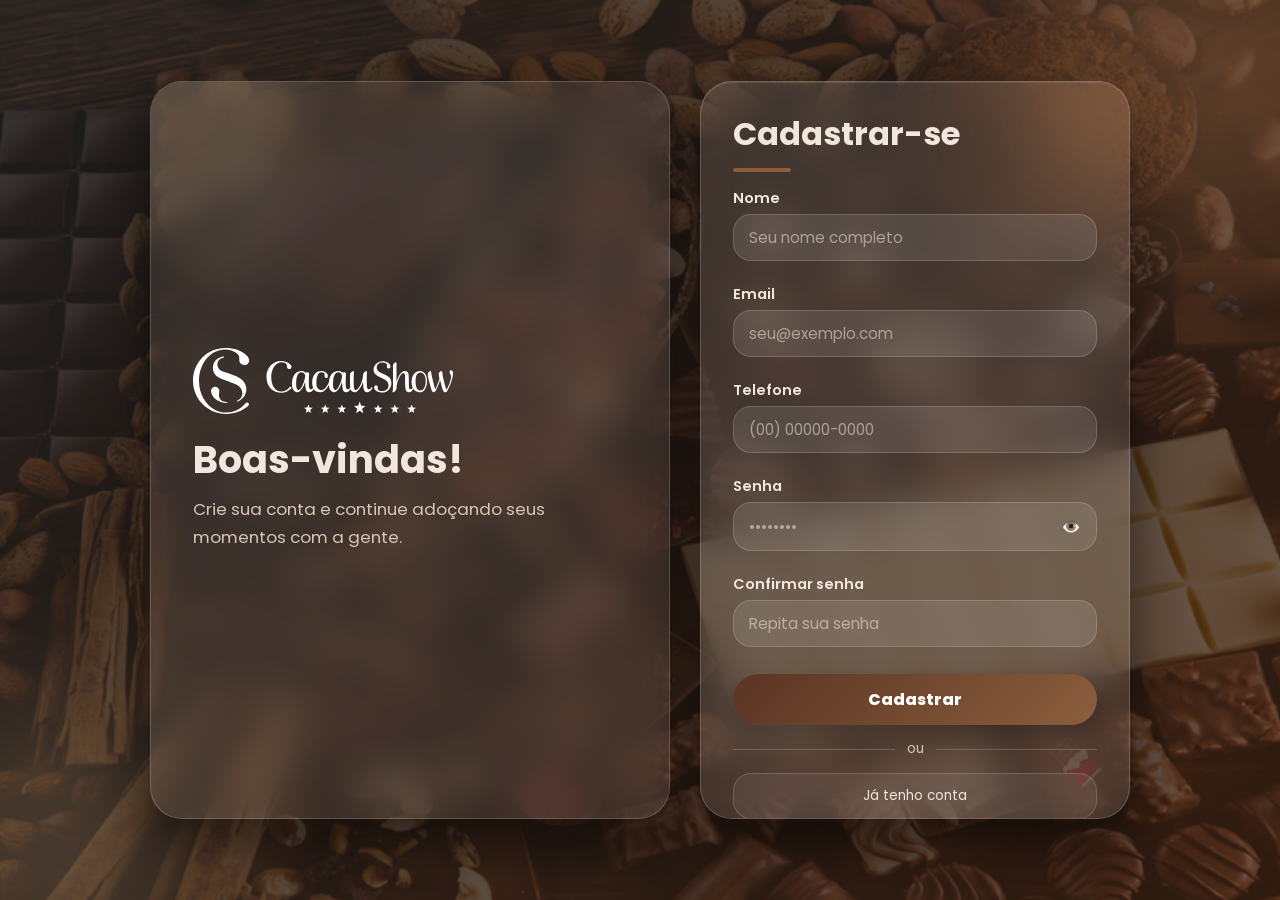
<file: cadastro.html>
<!DOCTYPE html>
<html lang="pt-BR">
<head>
  <meta charset="utf-8">
  <meta name="viewport" content="width=device-width,initial-scale=1">
  <title>Cadastro | Cacau Show</title>
  <link rel="stylesheet" href="CSSs/cadastro.css">
  <link rel="shortcut icon" href="Imgs/Icone.webp" type="image/x-icon">
</head>

<body>
  <div class="wrap fade-in">

    <section class="promo">
      <img src="Imgs/logo_cacau_show.svg" alt="Cacau Show">
      <h1>Boas-vindas!</h1>
      <p>Crie sua conta e continue adoçando seus momentos com a gente.</p>
    </section>

    <main class="card fade-in">
      <form id="cadastroForm">
        <h2>Cadastrar-se</h2>

        <div class="field">
          <label for="nome">Nome</label>
          <div class="input">
            <input id="nome" name="nome" type="text" placeholder="Seu nome completo" required>
          </div>
          <small class="error" data-for="nome"></small>
        </div>

        <div class="field">
          <label for="email">Email</label>
          <div class="input">
            <input id="email" name="email" type="email" placeholder="seu@exemplo.com" required>
          </div>
          <small class="error" data-for="email"></small>
        </div>

        <div class="field">
          <label for="telefone">Telefone</label>
          <div class="input">
            <input id="telefone" name="telefone" type="tel" placeholder="(00) 00000-0000" required>
          </div>
          <small class="error" data-for="telefone"></small>
        </div>

        <div class="field">
          <label for="password">Senha</label>
          <div class="input">
            <input id="password" name="senha" type="password" placeholder="••••••••" minlength="6" required>
            <button type="button" id="togglePwd" aria-label="Mostrar senha">👁️</button>
          </div>
          <small class="error" data-for="password"></small>
        </div>

        <div class="field">
          <label for="confirmPassword">Confirmar senha</label>
          <div class="input">
            <input id="confirmPassword" name="confirmPassword" type="password" placeholder="Repita sua senha" minlength="6" required>
          </div>
          <small class="error" data-for="confirmPassword"></small>
        </div>

        <button class="primary" type="submit" id="submitBtn">Cadastrar</button>

        <div class="success-message" id="successMsg">
          ✅ Cadastro realizado com sucesso!
        </div>

        <div class="divider">ou</div>

        <div class="socials">
          <button type="button" class="ghost" onclick="window.location.href='login.html'">
            Já tenho conta
          </button>
        </div>
      </form>
    </main>

  </div>

  <script src="JS/cadastro.js"></script>
</body>
</html>
</file>
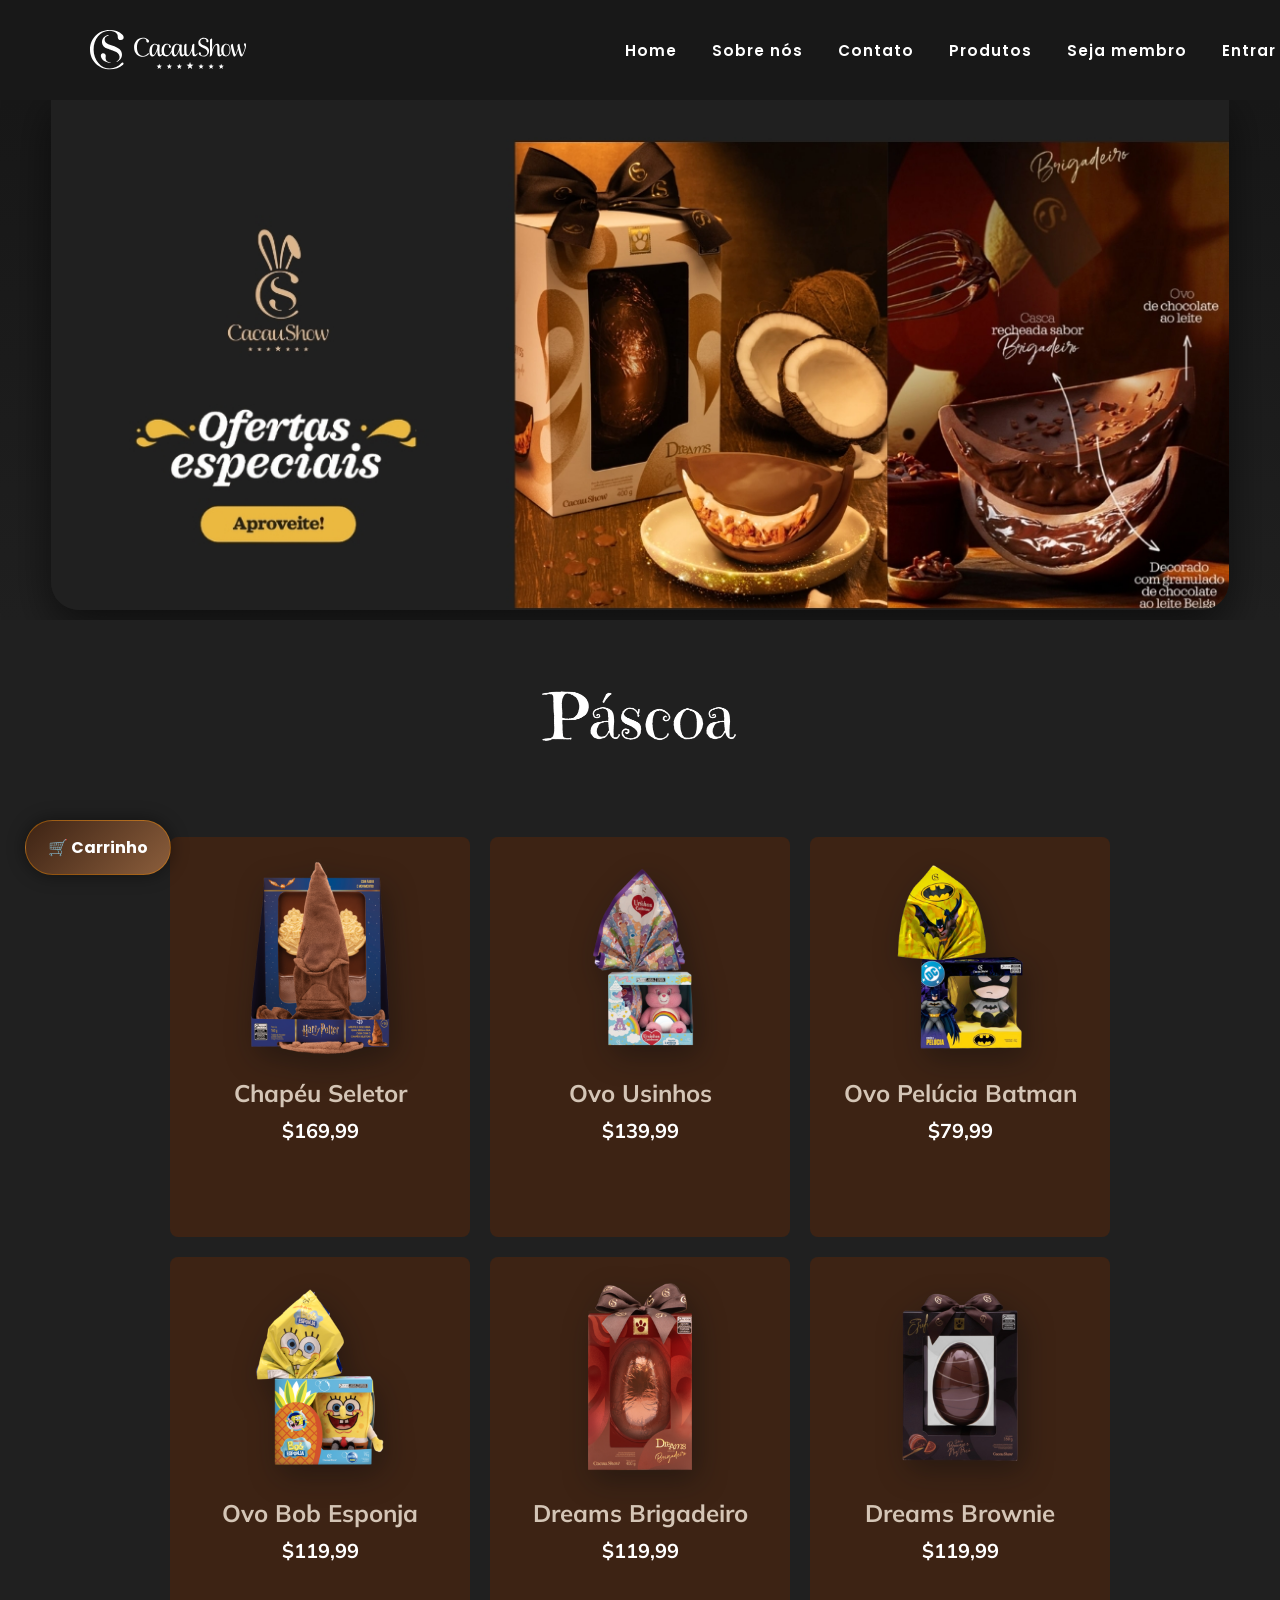
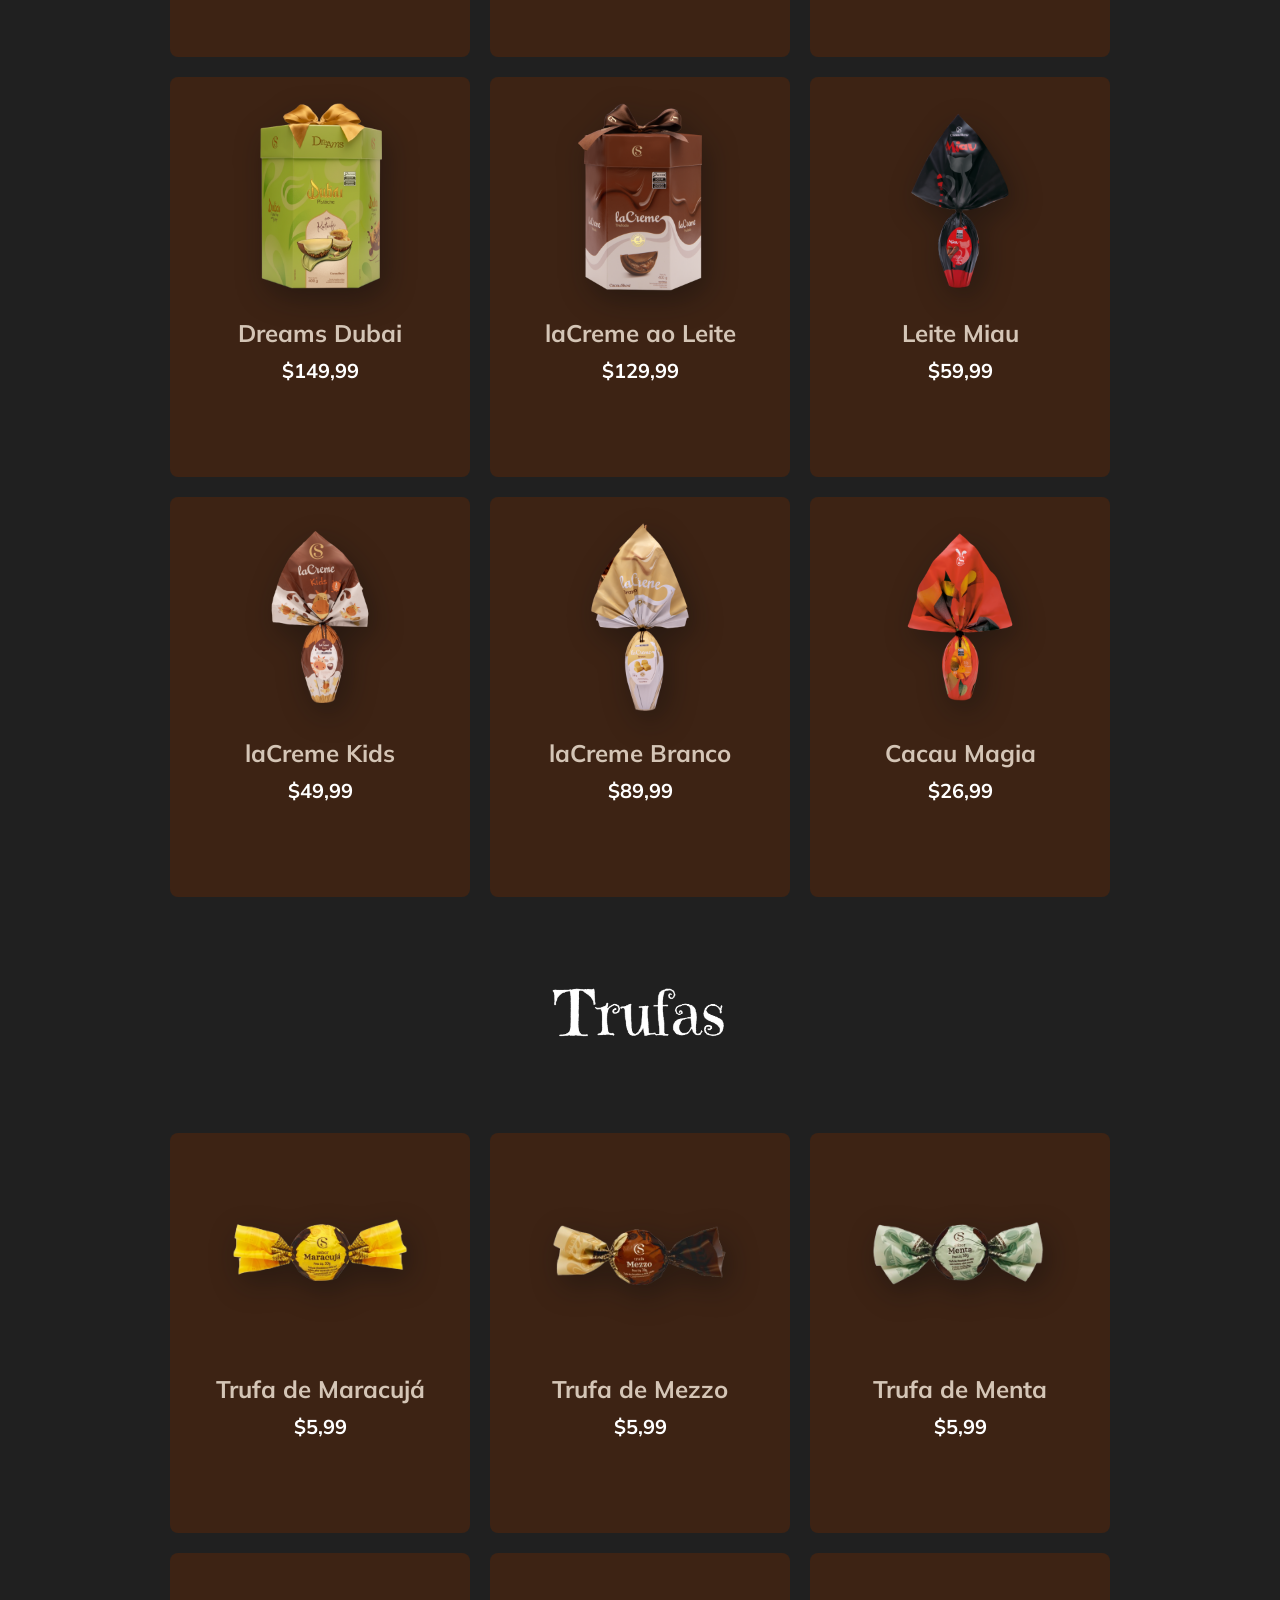
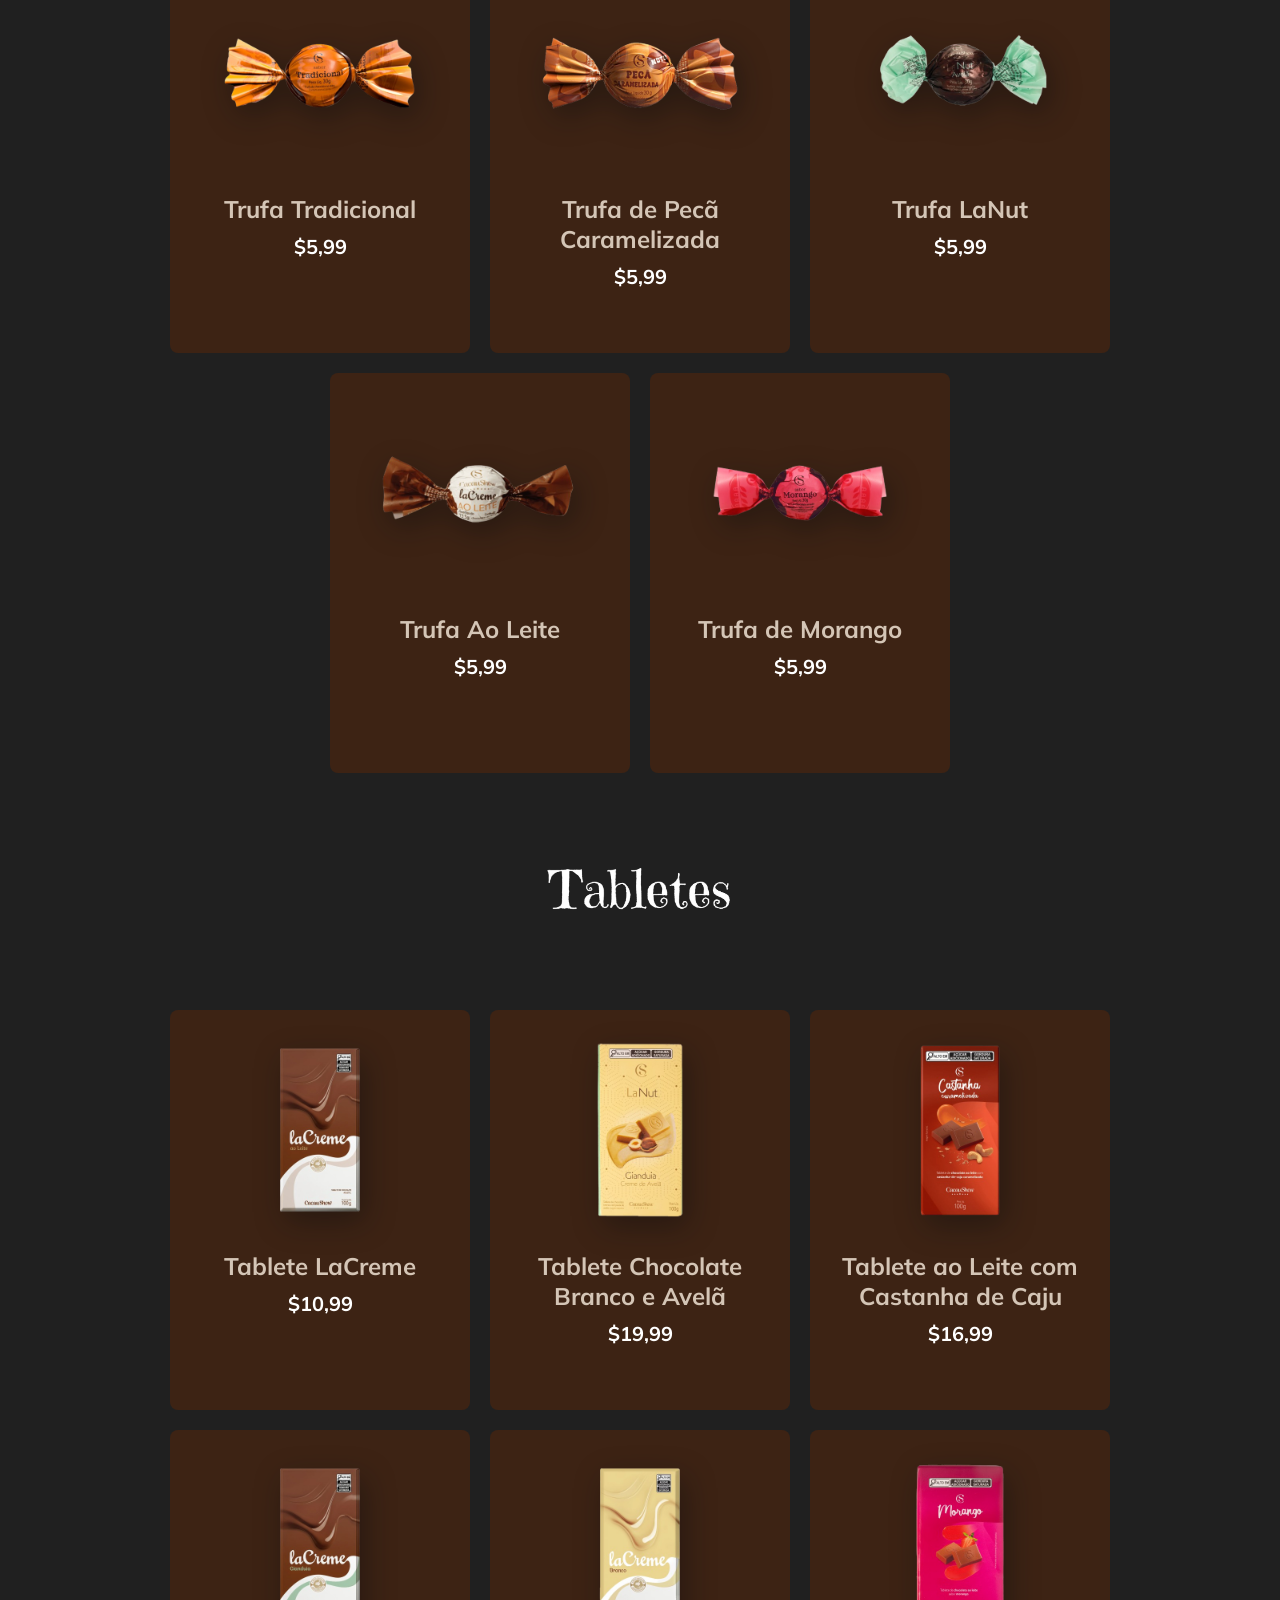
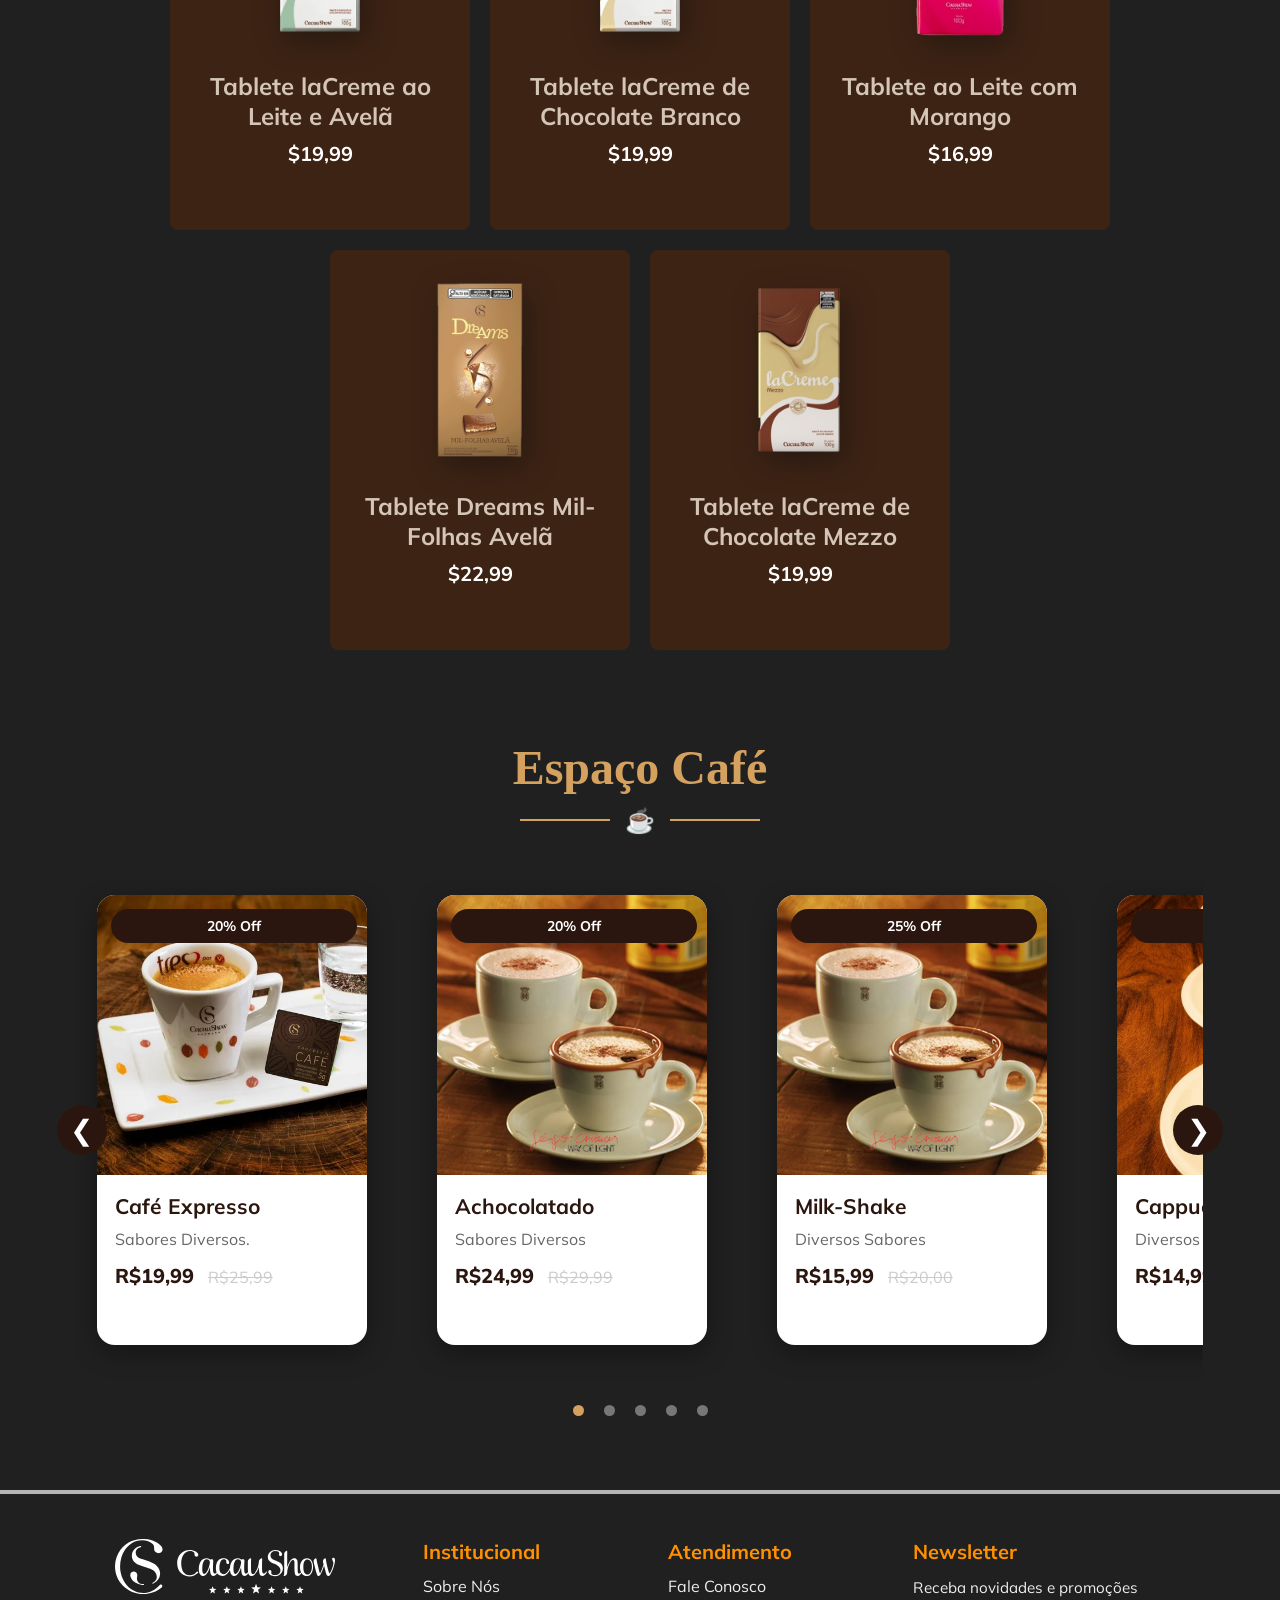
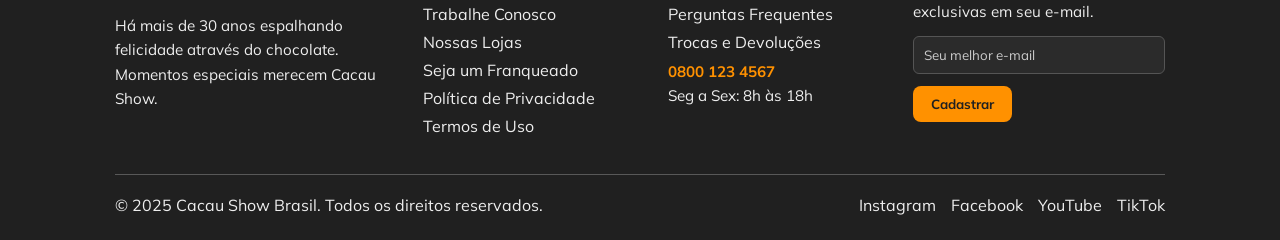
<file: produtos.html>
<!DOCTYPE html>
<html lang="en">

<head>
    <meta charset="UTF-8">
    <meta name="viewport" content="width=device-width, initial-scale=1.0">
    <link rel="stylesheet" href="CSSs/produto.css">    
    <link rel="stylesheet" href="https://cdnjs.cloudflare.com/ajax/libs/font-awesome/6.5.1/css/all.min.css">
    <link href='https://unpkg.com/boxicons@2.1.4/css/boxicons.min.css' rel='stylesheet'>
    <link href="https://fonts.googleapis.com/css2?family=Poppins:wght@400;500;600;700;800&display=swap"rel="stylesheet">
    <link rel="shortcut icon" href="Imgs/Icone.webp" type="image/x-icon">
    <link rel="icon" type="image/png" href="new_img/logo.png" />
    <title>Produtos | Cacau Show</title>
</head>

<body>
    <header>
        <a href="Imgs/logo_cacau_show.svg" class="logo">
            <img src="Imgs/logo_cacau_show.svg" id="logo">
        </a>

        <ul class="navbar">
            <li><a href="index.html">Home</a></li>
            <li><a href="sobre nós.html">Sobre nós</a></li>
            <li><a href="contato.html">Contato</a></li>
            <li><a href="produtos.html">Produtos</a></li>
            <li><a href="Seja Membro.html">Seja membro</a></li>
            <li><a href="login.html" id="loginBtn">Entrar</a></li>
        </ul>
        <div class="bx bx-menu" id="menu-icon"></div>
    </header>
    
    <div class="full-width-image">
    <img src="new_img/banner.jpg" alt="Descrição da Imagem">

</div>
    <div class="container">
        <center>
            <img src="Imgs/pascoa - Editado.png" alt="" class="logoProduto">
        </center>

        <div class="cards">
            <div class="card">
                <img src="new_img/ovo1.webp" alt="Chapeu Seletor" class="card__img">
                <div class="card__data">
                    <h1 class="card__title">Chapéu Seletor</h1>
                    <span class="card__preci">$169,99</span>
                    <p class="card__description">Delicie-se com o tablete de chocolate ao leite estampado com o Brasão
                        de Hogwarts.</p>
                    <a href="/compra" class="card__button">Compre Agora</a>
                </div>
            </div>

            <div class="card">
                <img src="new_img/ovo2.webp" alt="Ovo Usinhos" class="card__img">
                <div class="card__data">
                    <h1 class="card__title">Ovo Usinhos</h1>
                    <span class="card__preci">$139,99</span>
                    <p class="card__description">Chocolate ao leite com drageados crocantes e uma pelúcia de LED.</p>
                    <a href="#" class="card__button">Compre Agora</a>
                </div>
            </div>

            <div class="card">
                <img src="new_img/ovo7.webp" alt="Ovo Pelucia Batman" class="card__img">
                <div class="card__data">
                    <h1 class="card__title">Ovo Pelúcia Batman</h1>
                    <span class="card__preci">$79,99</span>
                    <p class="card__description">Chocolate ao leite cremoso com o toque refrescante da menta.</p>
                    <a href="#" class="card__button">Compre Agora</a>
                </div>
            </div>

            <div class="card">
                <img src="new_img/ovo8.webp" alt="Ovo Bob Esponja" class="card__img">
                <div class="card__data">
                    <h1 class="card__title">Ovo Bob Esponja</h1>
                    <span class="card__preci">$119,99</span>
                    <p class="card__description">Ovo de Páscoa Pelúcia Bob Esponja e drageados crocantes.</p>
                    <a href="#" class="card__button">Compre Agora</a>
                </div>
            </div>

            <div class="card">
                <img src="new_img/ovo16.webp" alt="Dreams Brigadeiro" class="card__img">
                <div class="card__data">
                    <h1 class="card__title">Dreams Brigadeiro</h1>
                    <span class="card__preci">$119,99</span>
                    <p class="card__description">Recheado com brigadeiro cremoso e decorado com confeitos.</p>
                    <a href="#" class="card__button">Compre Agora</a>
                </div>
            </div>

            <div class="card">
                <img src="new_img/ovo13.webp" alt="Dreams Brownie" class="card__img">
                <div class="card__data">
                    <h1 class="card__title">Dreams Brownie</h1>
                    <span class="card__preci">$119,99</span>
                    <p class="card__description">Recheio sabor brownie e toque de noz-pecã.</p>
                    <a href="#" class="card__button">Compre Agora</a>
                </div>
            </div>

            <div class="card">
                <img src="new_img/ovo12.webp" alt="Dreams Dubai Pistache" class="card__img">
                <div class="card__data">
                    <h1 class="card__title">Dreams Dubai</h1>
                    <span class="card__preci">$149,99</span>
                    <p class="card__description">Recheio cremoso de pistache e pedaços crocantes de kataifi.</p>
                    <a href="#" class="card__button">Compre Agora</a>
                </div>
            </div>

            <div class="card">
                <img src="new_img/ovo14.webp" alt="laCreme ao Leite" class="card__img">
                <div class="card__data">
                    <h1 class="card__title">laCreme ao Leite</h1>
                    <span class="card__preci">$129,99</span>
                    <p class="card__description">Chocolate ao leite recheado com trufa cremosa laCreme.</p>
                    <a href="#" class="card__button">Compre Agora</a>
                </div>
            </div>

            <div class="card">
                <img src="new_img/ovo9.webp" alt="Leite Miau" class="card__img">
                <div class="card__data">
                    <h1 class="card__title">Leite Miau</h1>
                    <span class="card__preci">$59,99</span>
                    <p class="card__description">Chocolate ao leite acompanhado de línguas de gato.</p>
                    <a href="#" class="card__button">Compre Agora</a>
                </div>
            </div>

            <div class="card">
                <img src="new_img/ovo3.webp" alt="laCreme Kids" class="card__img">
                <div class="card__data">
                    <h1 class="card__title">laCreme Kids</h1>
                    <span class="card__preci">$49,99</span>
                    <p class="card__description">Ovo ao leite com ovinhos recheados de leite.</p>
                    <a href="#" class="card__button">Compre Agora</a>
                </div>
            </div>

            <div class="card">
                <img src="new_img/ovo4.webp" alt="laCreme Branco" class="card__img">
                <div class="card__data">
                    <h1 class="card__title">laCreme Branco</h1>
                    <span class="card__preci">$89,99</span>
                    <p class="card__description">Ovo de Páscoa e bombons de chocolate branco laCreme.</p>
                    <a href="#" class="card__button">Compre Agora</a>
                </div>
            </div>

            <div class="card">
                <img src="new_img/ovo5.webp" alt="Cacau Magia" class="card__img">
                <div class="card__data">
                    <h1 class="card__title">Cacau Magia</h1>
                    <span class="card__preci">$26,99</span>
                    <p class="card__description">Ovo de chocolate ao leite com textura macia.</p>
                    <a href="#" class="card__button">Compre Agora</a>
                </div>
            </div>
        </div>

        <center>
            <img src="Imgs/trufa sem fundo.png" alt="" class="logoProduto">
        </center>
        <div class="cards">
            <div class="card">
                <img src="Imgs/trufa maracuja.png" alt="" class="card__img">
                <div class="card__data">
                    <h1 class="card__title">Trufa de Maracujá</h1>
                    <span class="card__preci">$5,99</span>
                    <p class="card__description">Experimente a Trufa ao Leite de Maracujá da Cacau Show, a combinação
                        irresistível do chocolate ao leite com um recheio cremoso de maracujá. Um doce que encanta!</p>
                    <a href="/compra" class="card__button">Compre Agora</a>
                </div>
            </div>
            <div class="card">
                <img src="Imgs/trufa mezzo.png" alt="" class="card__img">
                <div class="card__data">
                    <h1 class="card__title">Trufa de Mezzo</h1>
                    <span class="card__preci">$5,99</span>
                    <p class="card__description">Descubra a Trufa de Chocolate ao Leite e Branco Mezzo da Cacau Show, a
                        combinação perfeita do chocolate ao leite e branco, ideal para adoçar ainda mais o seu dia a
                        dia!</p>
                    <a href="#" class="card__button">Compre Agora</a>
                </div>
            </div>
            <div class="card">
                <img src="Imgs/trufa menta.png" alt="" class="card__img">
                <div class="card__data">
                    <h1 class="card__title">Trufa de Menta</h1>
                    <span class="card__preci">$5,99</span>
                    <p class="card__description">Uma combinação sofisticada de chocolate ao leite cremoso com o toque
                        refrescante da menta. Textura macia e recheio irresistível para um momento especial.</p>
                    <a href="#" class="card__button">Compre Agora</a>
                </div>
            </div>
            <div class="card">
                <img src="Imgs/trufa tradicional.png" class="card__img">
                <div class="card__data">
                    <h1 class="card__title">Trufa Tradicional</h1>
                    <span class="card__preci">$5,99</span>
                    <p class="card__description">Para quem deseja uma dose de leveza e muito sabor durante o dia, a
                        Trufa Tradicional é perfeita para a ocasião, com sua textura macia e recheio cremoso, irá
                        encantar o paladar.</p>
                    <a href="#" class="card__button">Compre Agora</a>
                </div>
            </div>
            <div class="card">
                <img src="Imgs/pecã trufa.png" class="card__img">
                <div class="card__data">
                    <h1 class="card__title">Trufa de Pecã Caramelizada</h1>
                    <span class="card__preci">$5,99</span>
                    <p class="card__description">Chocolate ao leite com noz-pecã caramelizada. A deliciosa trufa que irá
                        encantar o seu paladar e tornar um momento ainda mais especial, recheado de sabor.</p>
                    <a href="#" class="card__button">Compre Agora</a>
                </div>
            </div>
            <div class="card">
                <img src="Imgs/nut trufa.png" class="card__img">
                <div class="card__data">
                    <h1 class="card__title">Trufa LaNut</h1>
                    <span class="card__preci">$5,99</span>
                    <p class="card__description">A Trufa LaNut Pistache é a verdadeira combinação de sabor marcante e
                        textura suave, proporcionando um momento marcante e saboroso no seu dia. </p>
                    <a href="#" class="card__button">Compre Agora</a>
                </div>
            </div>
            <div class="card">
                <img src="Imgs/creme trufa.png" class="card__img">
                <div class="card__data">
                    <h1 class="card__title">Trufa Ao Leite</h1>
                    <span class="card__preci">$5,99</span>
                    <p class="card__description">Conheça a deliciosa Trufa laCreme ao Leite, a combinação perfeita de
                        suavidade e cremosidade, além de seu sabor característico e único. Experimente!</p>
                    <a href="#" class="card__button">Compre Agora</a>
                </div>
            </div>
            <div class="card">
                <img src="Imgs/trufa de morango.png" class="card__img">
                <div class="card__data">
                    <h1 class="card__title">Trufa de Morango</h1>
                    <span class="card__preci">$5,99</span>
                    <p class="card__description">Delicadeza e sabor em uma trufa irresistível, a Trufa de Morango se
                        encaixa em qualquer ocasião, seja como uma lembrança para alguém especial ou para um mimo no seu
                        dia.</p>
                    <a href="#" class="card__button">Compre Agora</a>
                </div>
            </div>
        </div>


        <center>
            <img src="Imgs/tablete sem fundo.png" alt="" class="logoProduto">
        </center>
        <div class="cards">
            <div class="card">
                <img src="Imgs/tablete creme.png" alt="" class="card__img">
                <div class="card__data">
                    <h1 class="card__title">Tablete LaCreme</h1>
                    <span class="card__preci">$10,99</span>
                    <p class="card__description">O Tablete laCreme de Chocolate ao Leite, cremoso e irresistível, feito
                        com o famoso chocolate ao leite laCreme, que derrete na boca e encanta o paladar!</p>
                    <a href="/compra" class="card__button">Compre Agora</a>
                </div>
            </div>
            <div class="card">
                <img src="Imgs/giunduia branco.png" alt="" class="card__img">
                <div class="card__data">
                    <h1 class="card__title">Tablete Chocolate Branco e Avelã</h1>
                    <span class="card__preci">$19,99</span>
                    <p class="card__description">Descubra o Tablete LaNut de Chocolate Branco e Avelã, irresistível
                        tablete de chocolate branco com pasta de avelã, tão cremoso que derrete na boca!</p>
                    <a href="#" class="card__button">Compre Agora</a>
                </div>
            </div>
            <div class="card">
                <img src="Imgs/castanha tablete.png" alt="" class="card__img">
                <div class="card__data">
                    <h1 class="card__title">Tablete ao Leite com Castanha de Caju</h1>
                    <span class="card__preci">$16,99</span>
                    <p class="card__description">O Tablete ao Leite com Castanha de Caju com pedaços crocantes de
                        castanha de caju. Um equilíbrio perfeito entre cremosidade e crocância!.</p>
                    <a href="#" class="card__button">Compre Agora</a>
                </div>
            </div>
            <div class="card">
                <img src="Imgs/la creme gianduia.png" class="card__img">
                <div class="card__data">
                    <h1 class="card__title">Tablete laCreme ao Leite e Avelã</h1>
                    <span class="card__preci">$19,99</span>
                    <p class="card__description">Tablete laCreme de Chocolate ao Leite e Avelã: sabor único e
                        inesquecível. Aqui, o chocolate ao leite e a avelã formam uma irresistível combinação.</p>
                    <a href="#" class="card__button">Compre Agora</a>
                </div>
            </div>
            <div class="card">
                <img src="Imgs/tablete branco.png" class="card__img">
                <div class="card__data">
                    <h1 class="card__title">Tablete laCreme de Chocolate Branco</h1>
                    <span class="card__preci">$19,99</span>
                    <p class="card__description">Descubra o Tablete laCreme de Chocolate Branco, suave e cremoso,
                        perfeito para se deliciar no dia a dia ou para compartilhar com alguém especial!</p>
                    <a href="#" class="card__button">Compre Agora</a>
                </div>
            </div>
            <div class="card">
                <img src="Imgs/morango.png" class="card__img">
                <div class="card__data">
                    <h1 class="card__title">Tablete ao Leite com Morango</h1>
                    <span class="card__preci">$16,99</span>
                    <p class="card__description">Experimente o Tablete de Chocolate ao Leite Morango da Cacau Show: uma
                        combinação irresistível de chocolate cremoso e morango, perfeita para momentos especiais!</p>
                    <a href="#" class="card__button">Compre Agora</a>
                </div>
            </div>
            <div class="card">
                <img src="Imgs/dreams tablete.png" class="card__img">
                <div class="card__data">
                    <h1 class="card__title">Tablete Dreams Mil-Folhas Avelã</h1>
                    <span class="card__preci">$22,99</span>
                    <p class="card__description">Conheça o tablete crocante com recheio cremoso de avelã. Uma
                        experiência sofisticada e irresistível! Ideal para te acompanhar no dia a dia. </p>
                    <a href="#" class="card__button">Compre Agora</a>
                </div>
            </div>
            <div class="card">
                <img src="Imgs/mezzo tablete.png" class="card__img">
                <div class="card__data">
                    <h1 class="card__title">Tablete laCreme de Chocolate Mezzo</h1>
                    <span class="card__preci">$19,99</span>
                    <p class="card__description">Desfrute do Tablete laCreme de Chocolate Mezzo, que combina o sabor
                        suave do chocolate ao leite com o delicioso chocolate branco da Cacau Show.</p>
                    <a href="#" class="card__button">Compre Agora</a>
                </div>
            </div>
        </div>



    </div>

   <main>
    <section class="espaco-cafe">
        <h2 class="titulo-cafe">Espaço Café</h2>

        <div class="decoracao-cafe">
            <span></span>
            <p>☕</p>
            <span></span>
        </div>

        <div class="carrossel-area">
            <button class="seta seta-esquerda">&#10094;</button>

            <div class="product-container">

                <div class="product-card">
                    <div class="product-image">
                        <span class="discount-tag">20% off</span>
                        <img src="Imgs/café 1-convertido-de-webp.png" alt="Café Expresso">
                        <button class="card-btn">Adicionar ao Carrinho</button>
                    </div>
                    <div class="product-info">
                        <h3>Café Expresso</h3>
                        <p>Sabores Diversos.</p>
                        <span class="price">R$19,99</span>
                        <span class="actual-price">R$25,99</span>
                    </div>
                </div>

                <div class="product-card">
                    <div class="product-image">
                        <span class="discount-tag">20% off</span>
                        <img src="Imgs/caputino 2-convertido-de-webp.png" alt="Achocolatado">
                        <button class="card-btn">Adicionar ao Carrinho</button>
                    </div>
                    <div class="product-info">
                        <h3>Achocolatado</h3>
                        <p>Sabores Diversos</p>
                        <span class="price">R$24,99</span>
                        <span class="actual-price">R$29,99</span>
                    </div>
                </div>

                <div class="product-card">
                    <div class="product-image">
                        <span class="discount-tag">25% off</span>
                        <img src="Imgs/caputino 2-convertido-de-webp.png" alt="Milk-Shake">
                        <button class="card-btn">Adicionar ao Carrinho</button>
                    </div>
                    <div class="product-info">
                        <h3>Milk-Shake</h3>
                        <p>Diversos Sabores</p>
                        <span class="price">R$15,99</span>
                        <span class="actual-price">R$20,00</span>
                    </div>
                </div>

                <div class="product-card">
                    <div class="product-image">
                        <span class="discount-tag">30% off</span>
                        <img src="Imgs/caputino.jpg" alt="Cappuccino">
                        <button class="card-btn">Adicionar ao Carrinho</button>
                    </div>
                    <div class="product-info">
                        <h3>Cappuccino</h3>
                        <p>Diversos Sabores</p>
                        <span class="price">R$14,99</span>
                        <span class="actual-price">R$19,99</span>
                    </div>
                </div>

                <div class="product-card">
                    <div class="product-image">
                        <span class="discount-tag">30% off</span>
                        <img src="Imgs/cookie.jpeg" alt="Milk-shake Cookie">
                        <button class="card-btn">Adicionar ao Carrinho</button>
                    </div>
                    <div class="product-info">
                        <h3>Milk-shake Cookie</h3>
                        <p>Sabor Único</p>
                        <span class="price">R$19,99</span>
                        <span class="actual-price">R$27,99</span>
                    </div>
                </div>

            </div>

            <button class="seta seta-direita">&#10095;</button>
        </div>

        <div class="bolinhas">
            <span class="ativo"></span>
            <span></span>
            <span></span>
            <span></span>
            <span></span>
        </div>
    </section>
</main>

<button id="abrirCarrinho" class="btn-carrinho">
    🛒 Carrinho
</button>

<div id="carrinhoModal" class="modal-carrinho" aria-hidden="true">
    <div class="modal-content-carrinho">
        <span id="fecharCarrinho" class="fechar-carrinho">&times;</span>
        <h2>Meu Carrinho</h2>

        <div id="itensCarrinho"></div>

        <p id="totalCarrinho">Total: R$ 0,00</p>

        <button id="comprarBtn" class="btn-comprar">
            Comprar
        </button>
    </div>
</div>

<div id="formularioCompra" class="modal-form" aria-hidden="true">
    <div class="modal-content-form">
        <span id="fecharForm" class="fechar-form">&times;</span>
        <h2>Dados da Compra</h2>

        <form id="compraForm">
            <input type="text" id="nomeCliente" placeholder="Nome completo">
            <input type="text" id="cpf" placeholder="CPF">
            <input type="text" id="telefone" placeholder="Telefone">
            <input type="text" id="cep" placeholder="CEP">

            <select id="formaPagamento">
                <option value="">Forma de pagamento</option>
                <option value="credito">Cartão de crédito</option>
                <option value="debito">Cartão de débito</option>
                <option value="pix">Pix</option>
            </select>

            <button type="submit" class="btn-finalizar">
                Continuar para pagamento
            </button>
        </form>
    </div>
</div>

<footer class="footer">
    <div class="footer-container">

        <div class="footer-coluna">
            <img src="Imgs/logo_cacau_show.svg" alt="Cacau Show" class="footer-logo">
            <p>
                Há mais de 30 anos espalhando felicidade através do chocolate.
                Momentos especiais merecem Cacau Show.
            </p>
        </div>

        <div class="footer-coluna">
            <h3>Institucional</h3>
            <a href="#">Sobre Nós</a>
            <a href="#">Trabalhe Conosco</a>
            <a href="#">Nossas Lojas</a>
            <a href="#">Seja um Franqueado</a>
            <a href="#">Política de Privacidade</a>
            <a href="#">Termos de Uso</a>
        </div>

        <div class="footer-coluna">
            <h3>Atendimento</h3>
            <a href="#">Fale Conosco</a>
            <a href="#">Perguntas Frequentes</a>
            <a href="#">Trocas e Devoluções</a>
            <p class="telefone">0800 123 4567</p>
            <p>Seg a Sex: 8h às 18h</p>
        </div>

        <div class="footer-coluna">
            <h3>Newsletter</h3>
            <p>Receba novidades e promoções exclusivas em seu e-mail.</p>
            <input type="email" placeholder="Seu melhor e-mail">
            <button>Cadastrar</button>
        </div>

    </div>

    <div class="footer-bottom">
        <p>&copy; 2025 Cacau Show Brasil. Todos os direitos reservados.</p>

        <div class="social">
            <span>Instagram</span>
            <span>Facebook</span>
            <span>YouTube</span>
            <span>TikTok</span>
        </div>
    </div>
</footer>

<!-- <script src="https://cdn.jsdelivr.net/npm/@supabase/supabase-js"></script>
<script src="supabase.js"></script> -->
</body>
<script src="JS/produtos.js"></script>
<script src="JS/mascaras.js"></script>

</html>
</file>
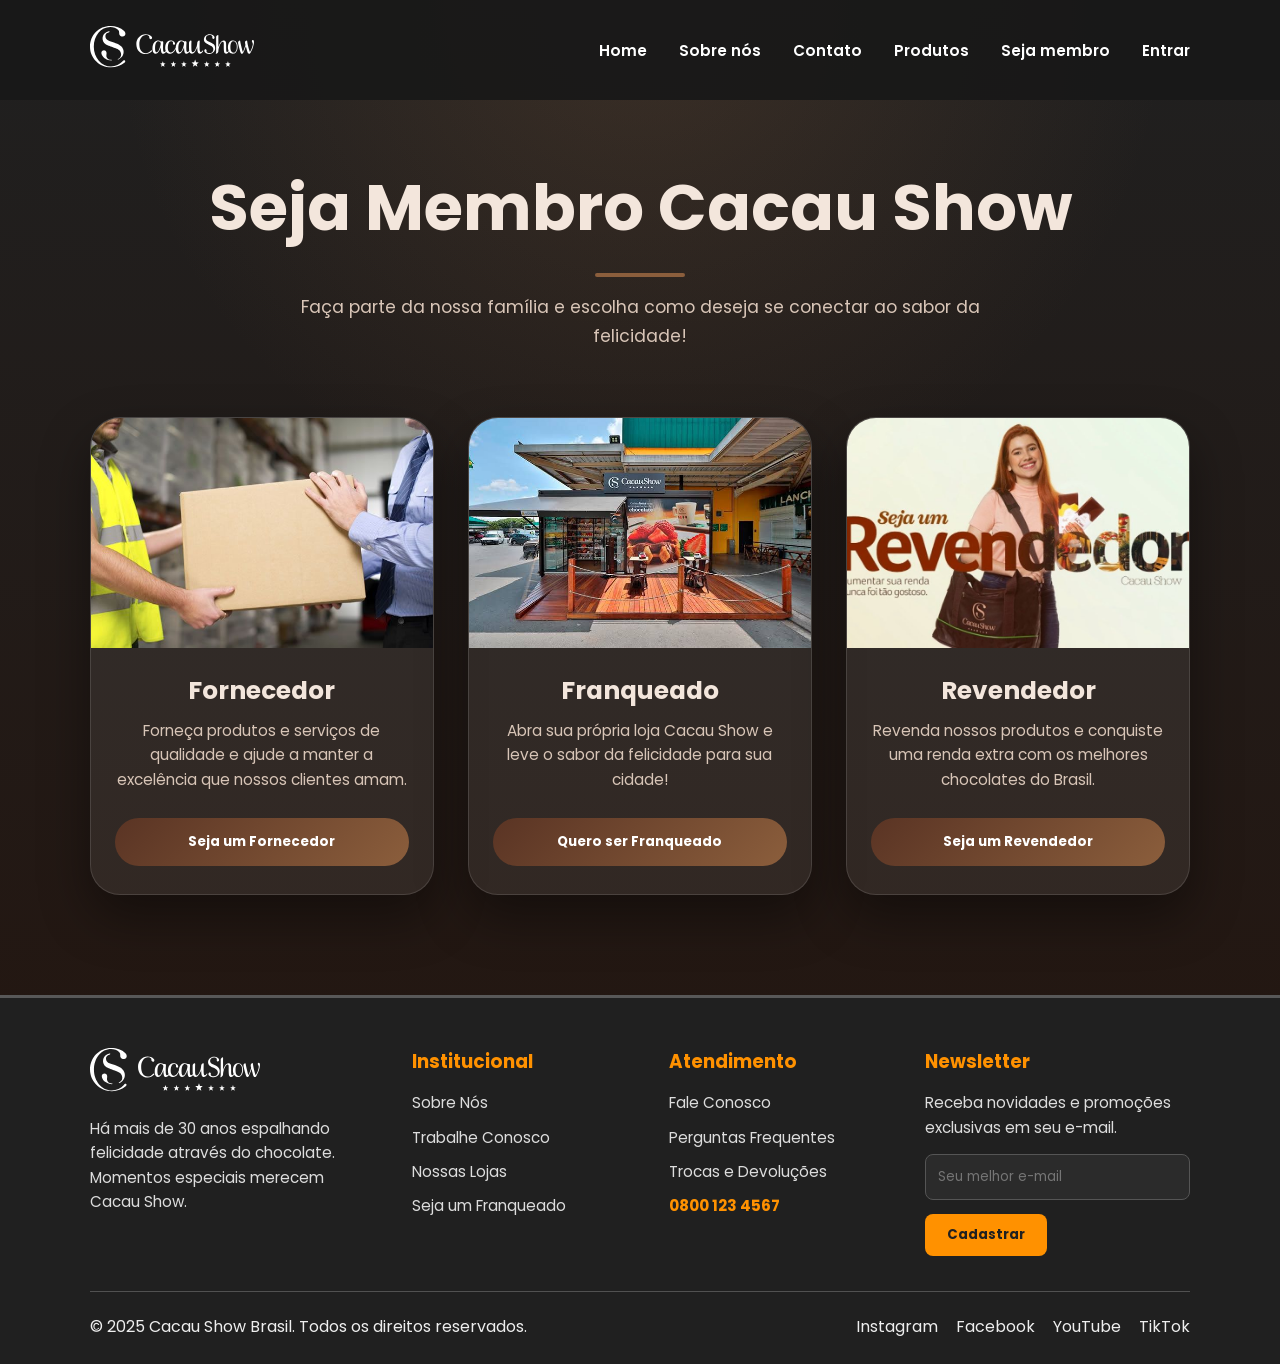
<file: Seja Membro.html>
<!DOCTYPE html>
<html lang="pt-br">
<head>
    <meta charset="UTF-8">
    <meta name="viewport" content="width=device-width, initial-scale=1.0">
    <title>Seja Membro | Cacau Show</title>
    <link href="CSSs/seja membro.css" rel="stylesheet">
    <link rel="shortcut icon" href="Imgs/Icone.webp" type="image/x-icon">
    <link rel="stylesheet" href="https://cdnjs.cloudflare.com/ajax/libs/font-awesome/6.5.1/css/all.min.css">
    <link href='https://unpkg.com/boxicons@2.1.4/css/boxicons.min.css' rel='stylesheet'>
</head>

<body>
    
    <header>
        <a href="Imgs/logo_cacau_show.svg" class="logo">
            <img src="Imgs/logo_cacau_show.svg" id="logo">
        </a>

        <ul class="navbar">
            <li><a href="index.html">Home</a></li>
            <li><a href="sobre nós.html">Sobre nós</a></li>
            <li><a href="contato.html">Contato</a></li>
            <li><a href="produtos.html">Produtos</a></li>
            <li><a href="Seja Membro.html">Seja membro</a></li>
            <li><a href="login.html" id="loginBtn">Entrar</a></li>
        </ul>
        <div class="bx bx-menu" id="menu-icon"></div>
    </header>

    <main class="membro-section">
        <h2 class="section-title">Seja Membro Cacau Show</h2>
        <p class="intro-text">Faça parte da nossa família e escolha como deseja se conectar ao sabor da felicidade!</p>

        <div class="cards-container">
            <div class="membro-card" data-aos="zoom-in-up">
                <img src="Imgs/revendedor.png" alt="Fornecedor" class="card-img">
                <h3>Fornecedor</h3>
                <p>Forneça produtos e serviços de qualidade e ajude a manter a excelência que nossos clientes amam.</p>
                <button class="btn-card" onclick="window.location.href='https://portalrevendedor.cacaushow.com.br/public/landing-page'">
    Seja um Fornecedor
</button>
            </div>

            <div class="membro-card" data-aos="zoom-in-up">
                <img src="Imgs/franqueado.jpeg" alt="Franqueado" class="card-img">
                <h3>Franqueado</h3>
                <p>Abra sua própria loja Cacau Show e leve o sabor da felicidade para sua cidade!</p>
                <button class="btn-card" onclick="window.location.href='https://www.cacaushow.com.br/franquia.html'">
    Quero ser Franqueado
</button>
            </div>

            <div class="membro-card" data-aos="zoom-in-up">
                <img src="Imgs/fornecedor.jpeg" alt="Revendedor" class="card-img">
                <h3>Revendedor</h3>
                <p>Revenda nossos produtos e conquiste uma renda extra com os melhores chocolates do Brasil.</p>
               <button class="btn-card" onclick="window.location.href='https://revendedor.cacaushow.com.br/revendedor/'">
    Seja um Revendedor
</button>
            </div>
        </div>
    </main>
    <footer class="footer">
    <div class="footer-container">

        <div class="footer-coluna">
            <img src="Imgs/logo_cacau_show.svg" alt="Cacau Show" class="footer-logo">
            <p>
                Há mais de 30 anos espalhando felicidade através do chocolate.
                Momentos especiais merecem Cacau Show.
            </p>
        </div>

        <div class="footer-coluna">
            <h3>Institucional</h3>
            <a href="#">Sobre Nós</a>
            <a href="#">Trabalhe Conosco</a>
            <a href="#">Nossas Lojas</a>
            <a href="#">Seja um Franqueado</a>
        </div>

        <div class="footer-coluna">
            <h3>Atendimento</h3>
            <a href="#">Fale Conosco</a>
            <a href="#">Perguntas Frequentes</a>
            <a href="#">Trocas e Devoluções</a>
            <p class="telefone">0800 123 4567</p>
        </div>

        <div class="footer-coluna">
            <h3>Newsletter</h3>
            <p>Receba novidades e promoções exclusivas em seu e-mail.</p>
            <input type="email" placeholder="Seu melhor e-mail">
            <button>Cadastrar</button>
        </div>

    </div>

    <div class="footer-bottom">
        <p>&copy; 2025 Cacau Show Brasil. Todos os direitos reservados.</p>

        <div class="social">
            <span>Instagram</span>
            <span>Facebook</span>
            <span>YouTube</span>
            <span>TikTok</span>
        </div>
    </div>
</footer>

    <script src="JS/seja membro.js"></script>
</body>
</html>
</file>
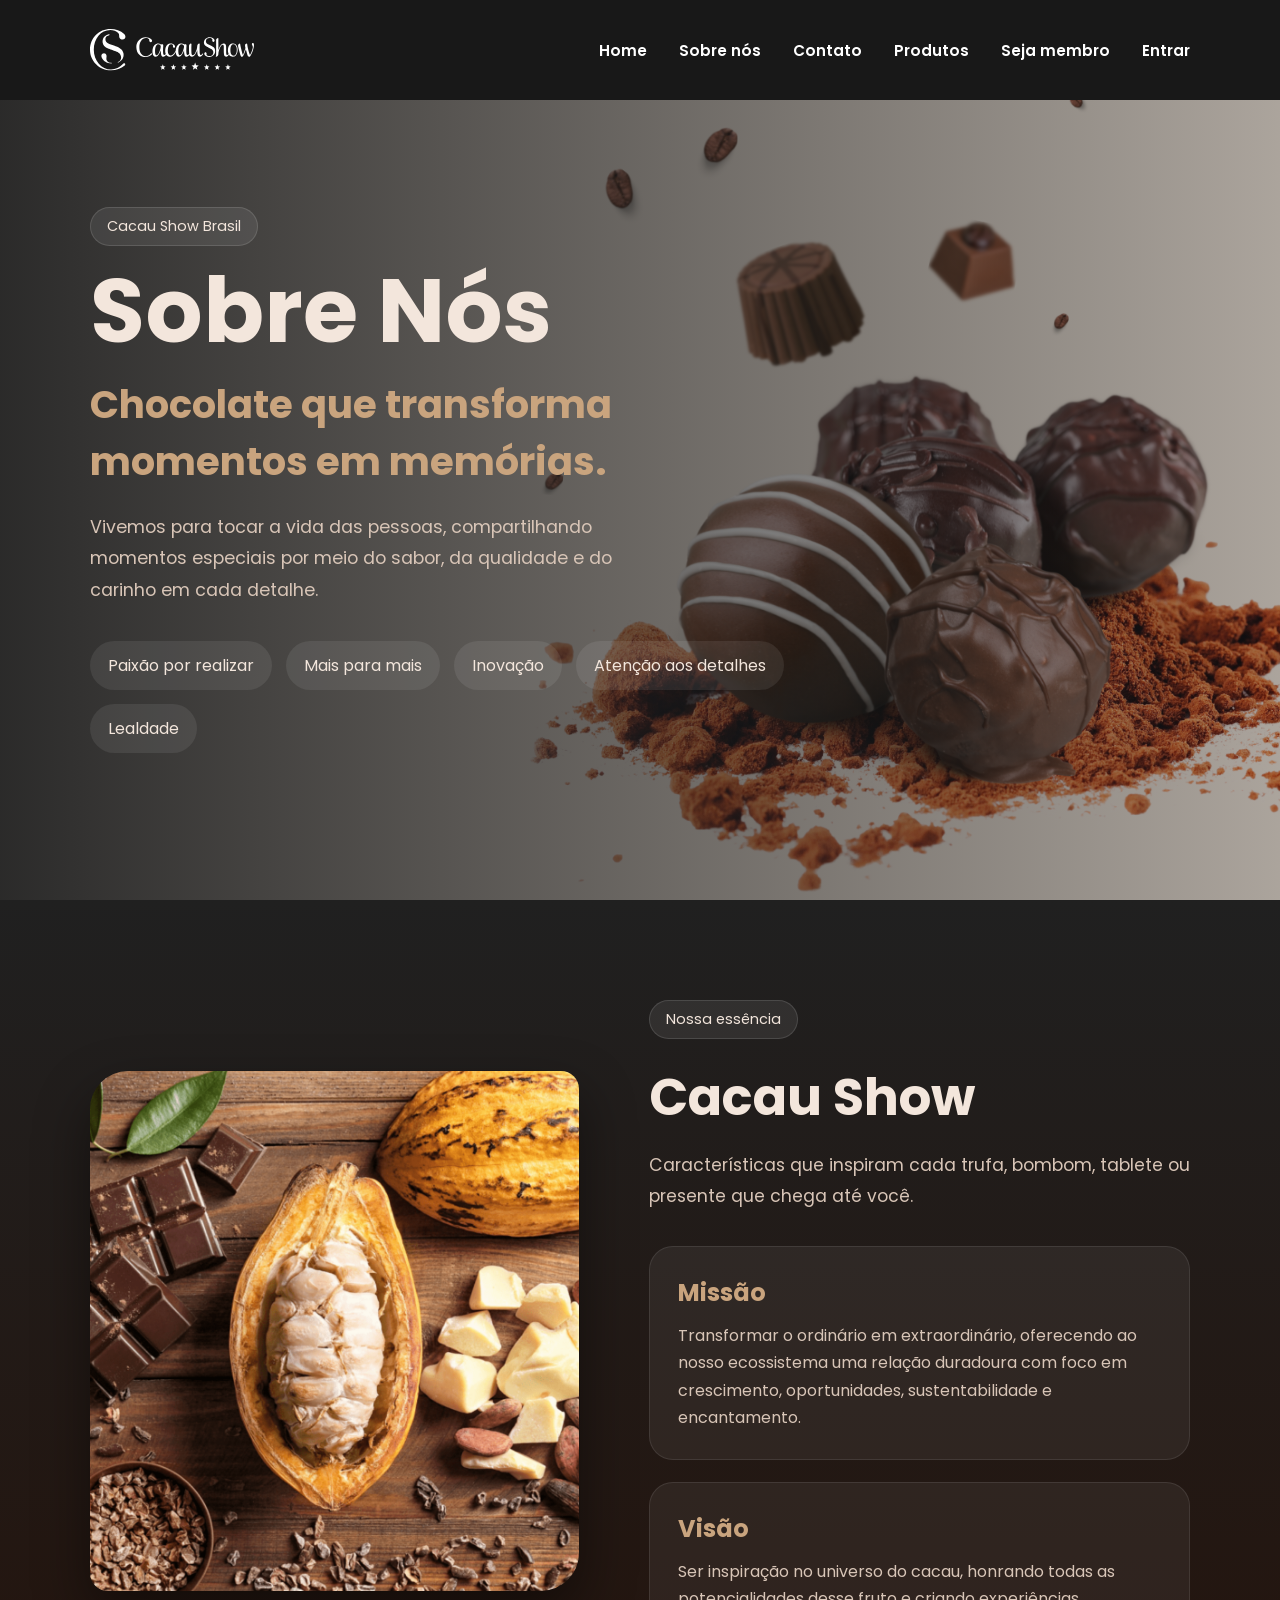
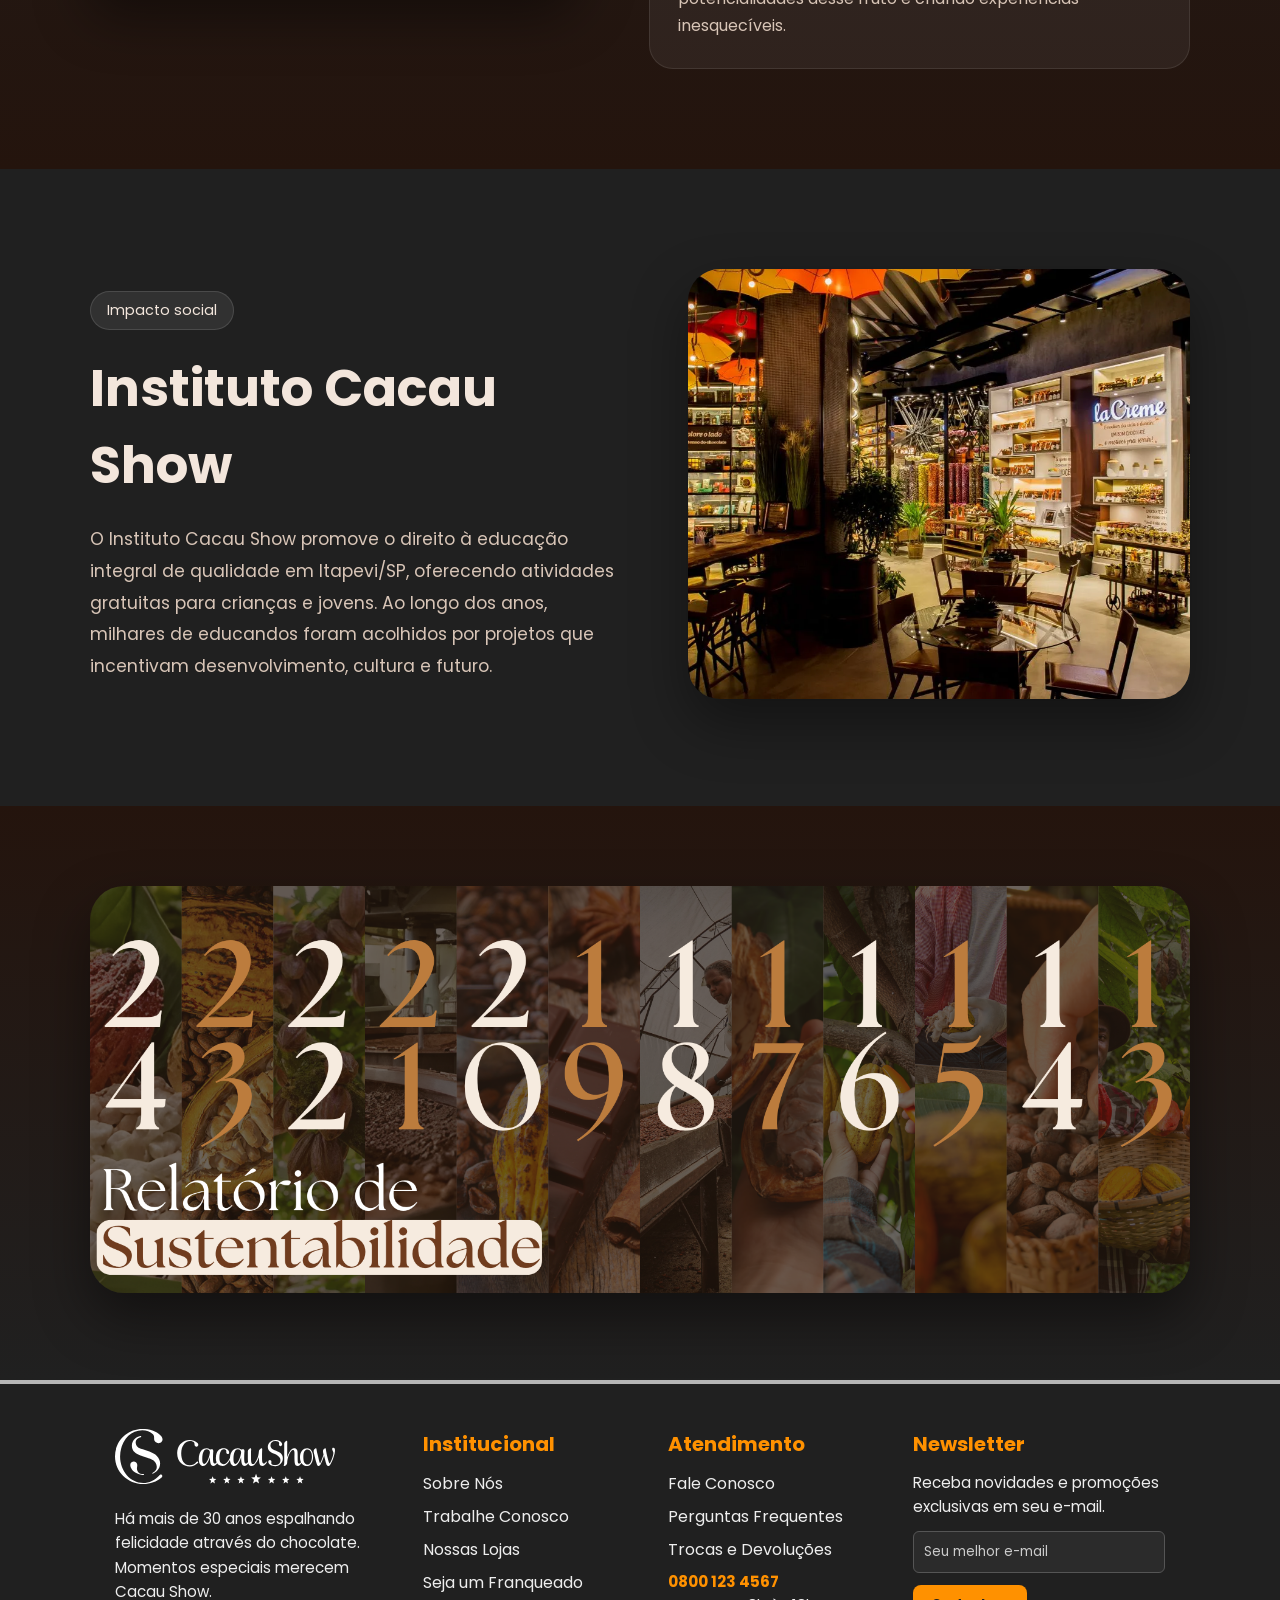
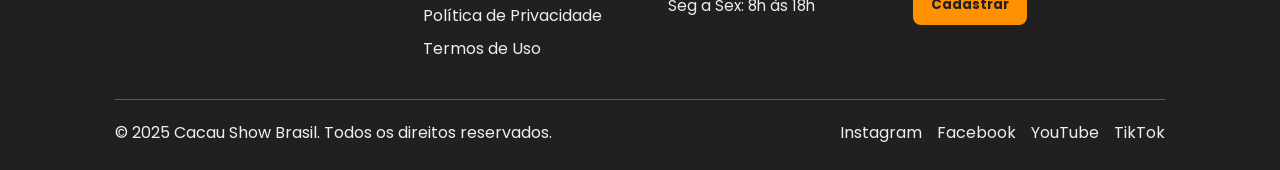
<file: sobre nós.html>
<!DOCTYPE html>
<html lang="pt-br">
<head>
    <meta charset="UTF-8">
    <meta name="viewport" content="width=device-width, initial-scale=1.0">
    <title>Sobre Nós | Cacau Show</title>

    <link href="CSSs/sobre.css" rel="stylesheet">
    <link rel="icon" type="image/png" href="new_img/logo.png">
    <link rel="shortcut icon" href="Imgs/Icone.webp" type="image/x-icon">

    <link rel="stylesheet" href="https://cdnjs.cloudflare.com/ajax/libs/font-awesome/6.5.1/css/all.min.css">
    <link href="https://unpkg.com/boxicons@2.1.4/css/boxicons.min.css" rel="stylesheet">
    <link href="https://fonts.googleapis.com/css2?family=Poppins:wght@400;500;600;700;800&display=swap" rel="stylesheet">
</head>

<body>

<header>
    <a href="index.html" class="logo">
        <img src="Imgs/logo_cacau_show.svg" id="logo" alt="Cacau Show">
    </a>

    <ul class="navbar">
        <li><a href="index.html">Home</a></li>
        <li><a href="sobre nós.html">Sobre nós</a></li>
        <li><a href="contato.html">Contato</a></li>
        <li><a href="produtos.html">Produtos</a></li>
        <li><a href="Seja Membro.html">Seja membro</a></li>
        <li><a href="login.html" id="loginBtn">Entrar</a></li>
    </ul>

    <div class="bx bx-menu" id="menu-icon"></div>
</header>

<main>

    <section class="hero-about">
        <img src="Imgs/test1.png" alt="Chocolates Cacau Show" class="background-image">

        <div class="content-container">
            <span class="hero-tag">Cacau Show Brasil</span>
            <h1>Sobre Nós</h1>
            <h2>Chocolate que transforma momentos em memórias.</h2>
            <p>
                Vivemos para tocar a vida das pessoas, compartilhando momentos especiais
                por meio do sabor, da qualidade e do carinho em cada detalhe.
            </p>

            <div class="links-container">
                <a href="#">Paixão por realizar</a>
                <a href="#">Mais para mais</a>
                <a href="#">Inovação</a>
                <a href="#">Atenção aos detalhes</a>
                <a href="#">Lealdade</a>
            </div>
        </div>
    </section>

    <section class="section-dois">
        <div class="imagem">
            <img src="Imgs/cacau.png" alt="Produto Cacau Show">
        </div>

        <div class="texto-dois">
            <span class="section-label">Nossa essência</span>
            <h1>Cacau Show</h1>
            <p>
                Características que inspiram cada trufa, bombom, tablete ou presente
                que chega até você.
            </p>

            <div class="cards-container">
                <div class="card">
                    <h2>Missão</h2>
                    <p>
                        Transformar o ordinário em extraordinário, oferecendo ao nosso
                        ecossistema uma relação duradoura com foco em crescimento,
                        oportunidades, sustentabilidade e encantamento.
                    </p>
                </div>

                <div class="card">
                    <h2>Visão</h2>
                    <p>
                        Ser inspiração no universo do cacau, honrando todas as
                        potencialidades desse fruto e criando experiências inesquecíveis.
                    </p>
                </div>
            </div>
        </div>
    </section>

    <section class="section-instituto">
        <div class="instituto-texto">
            <span class="section-label">Impacto social</span>
            <h2>Instituto Cacau Show</h2>
            <p>
                O Instituto Cacau Show promove o direito à educação integral de qualidade
                em Itapevi/SP, oferecendo atividades gratuitas para crianças e jovens.
                Ao longo dos anos, milhares de educandos foram acolhidos por projetos
                que incentivam desenvolvimento, cultura e futuro.
            </p>
        </div>

        <div class="instituto-image">
            <img src="Imgs/lojaCacau.png" alt="Instituto Cacau Show">
        </div>
    </section>

    <section class="sustentabilidade">
        <div class="sustentabilidade-card">
            <img src="Imgs/relatorio.png" alt="Relatório de sustentabilidade">
        </div>
    </section>

</main>
<footer class="footer">
    <div class="footer-container">

        <div class="footer-coluna">
            <img src="Imgs/logo_cacau_show.svg" alt="Cacau Show" class="footer-logo">
            <p>
                Há mais de 30 anos espalhando felicidade através do chocolate.
                Momentos especiais merecem Cacau Show.
            </p>
        </div>

        <div class="footer-coluna">
            <h3>Institucional</h3>
            <a href="#">Sobre Nós</a>
            <a href="#">Trabalhe Conosco</a>
            <a href="#">Nossas Lojas</a>
            <a href="#">Seja um Franqueado</a>
            <a href="#">Política de Privacidade</a>
            <a href="#">Termos de Uso</a>
        </div>

        <div class="footer-coluna">
            <h3>Atendimento</h3>
            <a href="#">Fale Conosco</a>
            <a href="#">Perguntas Frequentes</a>
            <a href="#">Trocas e Devoluções</a>
            <p class="telefone">0800 123 4567</p>
            <p>Seg a Sex: 8h às 18h</p>
        </div>

        <div class="footer-coluna">
            <h3>Newsletter</h3>
            <p>Receba novidades e promoções exclusivas em seu e-mail.</p>
            <input type="email" placeholder="Seu melhor e-mail">
            <button>Cadastrar</button>
        </div>

    </div>

    <div class="footer-bottom">
        <p>&copy; 2025 Cacau Show Brasil. Todos os direitos reservados.</p>

        <div class="social">
            <span>Instagram</span>
            <span>Facebook</span>
            <span>YouTube</span>
            <span>TikTok</span>
        </div>
    </div>
</footer>

<script src="JS/sobre.js"></script>
</body>
</html>
</file>
<file: CSSs/cadastro.css>
@import url("https://fonts.googleapis.com/css2?family=Poppins:wght@400;500;600;700;800&display=swap");

:root {
  --marrom: #3D2314;
  --marrom-claro: #8b5e3c;
  --creme: #f3e6dc;
  --texto: #d8c5b7;
  --borda: rgba(255, 255, 255, 0.18);
}

* {
  margin: 0;
  padding: 0;
  box-sizing: border-box;
  font-family: "Poppins", sans-serif;
}

html,
body {
  min-height: 100%;
}

body {
  padding: 32px;
  background:
    linear-gradient(135deg, rgba(32, 32, 32, 0.82), rgba(61, 35, 20, 0.75)),
    url("../wallpaper 2.jpg");
  background-size: cover;
  background-position: center;
  background-attachment: fixed;
  color: var(--creme);
  display: flex;
  align-items: center;
  justify-content: center;
  overflow-x: hidden;
}

body::before {
  content: "";
  position: fixed;
  width: 380px;
  height: 380px;
  top: -120px;
  right: -120px;
  background: rgba(139, 94, 60, 0.45);
  filter: blur(80px);
  border-radius: 50%;
  pointer-events: none;
}

body::after {
  content: "";
  position: fixed;
  width: 300px;
  height: 300px;
  bottom: -100px;
  left: -100px;
  background: rgba(255, 217, 166, 0.18);
  filter: blur(80px);
  border-radius: 50%;
  pointer-events: none;
}

.fade-in {
  opacity: 0;
  transform: translateY(28px);
  animation: fadeInUp 0.9s ease forwards;
}

@keyframes fadeInUp {
  to {
    opacity: 1;
    transform: translateY(0);
  }
}

.wrap {
  width: 100%;
  max-width: 980px;
  display: grid;
  grid-template-columns: 1fr 430px;
  gap: 30px;
  align-items: stretch;
  position: relative;
  z-index: 2;
}

.promo {
  min-height: 520px;
  padding: 42px;
  border-radius: 32px;
  background: rgba(255, 255, 255, 0.08);
  border: 1px solid var(--borda);
  box-shadow: 0 25px 60px rgba(0, 0, 0, 0.48);
  backdrop-filter: blur(18px);
  display: flex;
  flex-direction: column;
  justify-content: center;
  overflow: hidden;
  position: relative;
}

.promo::before {
  content: "";
  position: absolute;
  width: 210px;
  height: 210px;
  top: -70px;
  left: -70px;
  background: rgba(255, 217, 166, 0.16);
  border-radius: 50%;
  filter: blur(35px);
}

.promo img {
  max-width: 260px;
  margin-bottom: 24px;
  position: relative;
  z-index: 1;
}

.promo h1 {
  font-size: 2.4rem;
  line-height: 1.1;
  color: var(--creme);
  margin-bottom: 14px;
  position: relative;
  z-index: 1;
}

.promo p {
  color: var(--texto);
  font-size: 1.05rem;
  line-height: 1.7;
  max-width: 430px;
  position: relative;
  z-index: 1;
}

.card {
  padding: 32px;
  border-radius: 32px;
  background: rgba(255, 255, 255, 0.105);
  border: 1px solid var(--borda);
  box-shadow:
    0 25px 60px rgba(0, 0, 0, 0.55),
    inset 0 1px 0 rgba(255, 255, 255, 0.12);
  backdrop-filter: blur(20px);
  position: relative;
  overflow: hidden;
}

.card::before {
  content: "";
  position: absolute;
  width: 170px;
  height: 170px;
  right: -60px;
  top: -60px;
  background: rgba(139, 94, 60, 0.38);
  filter: blur(42px);
  border-radius: 50%;
}

.card::after {
  content: "🍫";
  position: absolute;
  right: 24px;
  bottom: 20px;
  font-size: 3rem;
  opacity: 0.12;
}

form {
  position: relative;
  z-index: 2;
  display: flex;
  flex-direction: column;
  gap: 12px;
}

form h2 {
  color: var(--creme);
  font-size: 2rem;
  margin-bottom: 6px;
}

form h2::after {
  content: "";
  display: block;
  width: 58px;
  height: 4px;
  margin-top: 10px;
  border-radius: 20px;
  background: var(--marrom-claro);
}

.field {
  display: flex;
  flex-direction: column;
  gap: 7px;
}

label {
  color: var(--creme);
  font-size: 0.9rem;
  font-weight: 600;
}

.input {
  display: flex;
  align-items: center;
  gap: 8px;
  padding: 13px 16px;
  border-radius: 18px;
  background: rgba(255, 255, 255, 0.10);
  border: 1px solid rgba(255, 255, 255, 0.16);
  transition: 0.3s ease;
}

.input:focus-within {
  border-color: var(--marrom-claro);
  background: rgba(255, 255, 255, 0.14);
  box-shadow: 0 0 0 4px rgba(139, 94, 60, 0.20);
}

.input input {
  width: 100%;
  border: none;
  outline: none;
  background: transparent;
  color: var(--creme);
  font-size: 0.95rem;
}

.input input::placeholder {
  color: rgba(243, 230, 220, 0.55);
}

.input button {
  border: none;
  background: transparent;
  cursor: pointer;
  font-size: 1rem;
}

.error {
  min-height: 12px;
  color: #ffb3a7;
  font-size: 0.76rem;
}

.primary {
  margin-top: 4px;
  padding: 14px;
  border: none;
  border-radius: 40px;
  background: linear-gradient(135deg, #5a3424, #8b5e3c);
  color: white;
  font-weight: 800;
  font-size: 1rem;
  cursor: pointer;
  transition: 0.3s ease;
  box-shadow: 0 12px 26px rgba(0, 0, 0, 0.28);
}

.primary:hover {
  transform: translateY(-4px);
  background: linear-gradient(135deg, #8b5e3c, #b8875d);
  box-shadow: 0 0 22px rgba(139, 94, 60, 0.65);
}

.loading {
  position: relative;
  pointer-events: none;
  opacity: 0.75;
}

.loading::after {
  content: "";
  position: absolute;
  right: 18px;
  top: 50%;
  width: 17px;
  height: 17px;
  border: 2px solid #fff;
  border-top-color: transparent;
  border-radius: 50%;
  animation: spin 1s linear infinite;
  transform: translateY(-50%);
}

@keyframes spin {
  to {
    transform: translateY(-50%) rotate(360deg);
  }
}

.success-message {
  display: none;
  padding: 12px;
  border-radius: 16px;
  background: rgba(233, 247, 230, 0.95);
  color: #2d5f27;
  text-align: center;
  font-weight: 600;
}

.divider {
  display: flex;
  align-items: center;
  gap: 12px;
  color: var(--texto);
  font-size: 0.85rem;
  margin: 4px 0;
}

.divider::before,
.divider::after {
  content: "";
  flex: 1;
  height: 1px;
  background: rgba(255, 255, 255, 0.18);
}

.socials {
  display: flex;
}

.ghost {
  width: 100%;
  padding: 12px;
  border-radius: 18px;
  border: 1px solid rgba(255, 255, 255, 0.16);
  background: rgba(255, 255, 255, 0.06);
  color: var(--creme);
  cursor: pointer;
  transition: 0.3s ease;
}

.ghost:hover {
  background: rgba(255, 255, 255, 0.13);
  transform: translateY(-3px);
}

@media (max-width: 880px) {
  body {
    padding: 22px;
    align-items: flex-start;
  }

  .wrap {
    grid-template-columns: 1fr;
    max-width: 520px;
  }

  .promo {
    order: 2;
    min-height: auto;
  }
}

@media (max-width: 480px) {
  .card,
  .promo {
    padding: 26px 22px;
    border-radius: 26px;
  }
}

/* AJUSTE FINAL - CADASTRO MENOR COM ROLAGEM INTERNA */

body {
  min-height: 100vh;
  align-items: center;
  overflow: hidden;
}

.wrap {
  max-width: 980px;
  height: 82vh;
  align-items: center;
}

.promo {
  min-height: auto;
  height: 100%;
}

.card {
  height: 100%;
  max-height: 82vh;
  overflow-y: auto;
  padding: 28px 32px;
}

/* barra de rolagem mais bonita dentro do card */
.card::-webkit-scrollbar {
  width: 8px;
}

.card::-webkit-scrollbar-track {
  background: rgba(255, 255, 255, 0.08);
  border-radius: 20px;
}

.card::-webkit-scrollbar-thumb {
  background: rgba(139, 94, 60, 0.75);
  border-radius: 20px;
}

form {
  gap: 10px;
}

.input {
  padding: 11px 15px;
}

.primary {
  padding: 13px;
}

.field {
  gap: 5px;
}

.error {
  min-height: 8px;
}

@media (max-width: 880px) {
  body {
    overflow-y: auto;
  }

  .wrap {
    height: auto;
  }

  .promo,
  .card {
    height: auto;
    max-height: none;
  }
}
</file>
<file: CSSs/produto.css>
/* @import url("https://fonts.googleapis.com/css2?family=Poppins:wght@400;500;600&display=swap");
@import url("https://fonts.googleapis.com/css2?family=Work+Sans:wght@400;500;600&display=swap"); */
@import url("https://fonts.googleapis.com/css2?family=Mulish:wght@400;500;600&display=swap");

:root {
  --first-color: #d4c5b6;
  --white-color: #eaece9;
  --dark-color: #3D2314;
  --dark-color-lighten: #ffffff;
  --body-font: 'Poppins', sans-serif;
  --h2-font: 'sweet font';
  --h1-font-size: 1.6rem;
  --h2-font-size: 1.25rem;
  --normal-font-size: 1rem;
  --small-font-size: .875rem;
}
body {
    margin: 0;
    padding: 0;
    overflow-x: hidden;
    width: 100%;
}
* {
  padding: 0;
  margin: 0;
  box-sizing: border-box;
  text-decoration: none;
  list-style: none;
  font-family: 'Work Sans', sans-serif;
  scroll-behavior: smooth;
  scroll-padding-top: 3rem;
}

.item {
  display: none;
  width: 100%;
  height: 100%;
  position: absolute;
  top: 0;
  left: 0;
  overflow: hidden;
  background-color: var(--background);
}

.item.active {
  display: block;
}

.item .title {
  font-size: 12rem;
  color: #ffffff;
  font-family: system-ui, -apple-system, BlinkMacSystemFont, 'Segoe UI', Roboto, Oxygen, Ubuntu, Cantarell, 'Open Sans', 'Helvetica Neue', sans-serif;
  font-weight: bold;
  text-align: center;
  position: absolute;
  left: 50%;
  top: 50%;
  transform: translate(-50%, -50%);
}

.item #bordatxt {
  font-size: 12rem;
  color: transparent;
  -webkit-text-stroke: 4px #ffffff;
  font-weight: bold;
  text-align: center;
  position: absolute;
  left: 50%;
  top: 50%;
  transform: translate(-50%, -50%);
  z-index: 4;
}

.item .imgprc {
  z-index: 2;
  width: 40%;
  position: absolute;
  left: 50%;
  top: 50%;
  transform: translate(-50%, -50%);
  animation: float 2s ease-in-out infinite;
}

#prev,
#next {
  position: absolute;
  top: 50%;
  transform: translateY(-50%);
  width: 50px;
  height: 50px;
  background-color: #88a3bf;
  border: 1px solid #88a3bf;
  color: #eee;
  font-size: x-large;
  font-family: monospace;
  cursor: pointer;
  z-index: 4;
  border-radius: 50%;
}

#prev {
  left: 30px;
}

#next {
  right: 30px;
}

@keyframes toActive {
  from {
    top: 100%;
    opacity: 0;
  }
}

.item.active .title {
  animation: toActive 0.5s ease-in-out;
}

@keyframes float {
  0% {
    transform: translate(-50%, -50%) translateY(0);
  }

  50% {
    transform: translate(-50%, -50%) translateY(-20px);
  }

  100% {
    transform: translate(-50%, -50%) translateY(0);
  }
}

header {
    width: 100%;
    position: fixed;
    top: 0;
    right: 0;
    z-index: 1000;
    display: flex;
    align-items: center;
    justify-content: space-between;
    padding: 0 7%;
    height: 100px; 
    transition: all .50s ease;
    background: rgb(24, 24, 24)
  }

.logo {
    display: flex;
    align-items: center;
    height: 100%;
    flex-shrink: 0;
}

#logo {
    height: 40px;
    width: auto;
    display: block;
}

.navbar {
    display: flex;
    align-items: center;
    list-style: none;
    margin: 0;
    padding: 0;
    height: 100%;
}

.navbar li {
    display: flex;
    align-items: center;
    height: 100%;
}

.navbar a {
    color: #ffffff;
    margin-left: 35px;
    font-size: 0.95rem;
    font-weight: 600;
    font-family: 'Poppins', sans-serif;
    letter-spacing: 1px;
    transition: all .3s ease;
    white-space: nowrap; 
}

.navbar a:hover {
    color: #ff9100;
}

header.sticky {
    height: 80px;
    padding: 0 8%;
}

#menu-icon {
    color: white;
    font-size: 30px;
    cursor: pointer;
    display: none;
}

.full-width-image {
    width: 100%;
    margin-top: 0; 
}

.full-width-image img {
    width: 100%;
    height: auto;
    display: block;
}

.container {
  background: #202020;
}

.cards {
  display: flex;
  flex-wrap: wrap;
  height: auto;
  display: flex;
  justify-content: center;
  align-items: center;
  gap: 20px;
  padding: 2rem 0;
  scrollbar-width: none;
}

.logoProduto {
  width: 260px;
}

.card {
  width: 320px;
  height: 400px;
  background-color: var(--dark-color);
  border-radius: 1rem;
  padding: 4rem 2rem 0;
  color: var(--white-color);
  /* overflow-y: hidden;  */
  flex: 0 0 auto;
  transition: transform 0.3s ease;
  position: relative; 
}

.card__img {
  position: absolute;
  width: 220px;
  filter: drop-shadow(5px 10px 15px rgba(8, 9, 13, .4));
}

.card__data {
  transform: translateY(13.2rem);
  text-align: center;
}

.card__title {
  font-size: var(--h1-font-size);
  color: var(--first-color);
  margin-bottom: .5rem;
}

.card__preci {
  display: inline-block;
  font-size: var(--h2-font-size);
  font-weight: 500;
  margin-bottom: 1.25rem;
}

.card__description {
  font-size: var(--small-font-size);
  text-align: initial;
  margin-bottom: 1.25rem;
  opacity: 0;
}

.card__button {
  display: block;
  width: max-content;
  padding: 1.125rem 2rem;
  background-color: var(--first-color);
  color: var(--white-color);
  border-radius: .5rem;
  font-weight: 600;
  transition: .2s;
  opacity: 0;
}

.card__button:hover {
  box-shadow: 0 18px 40px -12px rgba(227, 242, 12, 0.459);
}

.card__img,
.card__data,
.card__title,
.card__preci,
.card__description {
  transition: .5s;
}

.card:hover .card__img {
 transform: translate(-1.5rem, -9.5rem) rotate(-20deg);
 z-index: 10;
}

.card:hover .card__data {
  transform: translateY(4.8rem);
}

.card:hover .card__title {
  transform: translateX(-2.3rem);
  margin-bottom: 0;
}

.card:hover .card__preci {
  transform: translateX(-6.8rem);
}

.card:hover .card__description,
.card:hover .card__button {
  transition-delay: .2s;
  opacity: 1;
}

.lancamentos-texto {
  font-family: 'Poppins', sans-serif;
  font-size: 2rem;
  text-align: center;
  color: #E9EAEC;
  background-color: #252525
}

* {
  margin: 0;
  padding: 0;
  font-family: "Mulish", sans-serif;
}

.banner {
  width: 100%;
  height: 100vh;
  background-image: linear-gradient(rgba(0, 0, 0, 0.75), rgba(0, 0, 0, 0.75)), url(fundo1.jpg);
  background-size: cover;
  background-position: center;
}

.navbar {
  width: 85%;
  margin: auto;
  padding: 35px 0;
  display: flex;
  align-items: center;
  justify-content: space-between;
}

.logo {
  width: 500px;
  cursor: pointer;
}

.navbar ul li {
  list-style: none;
  display: inline-block;
  margin: 0 20px;
  position: relative;
}

.navbar ul li a {
  text-decoration: none;
  color: #fff;
  text-transform: uppercase;
}

.navbar ul li::after {
  content: "";
  height: 3px;
  width: 0;
  background: #009688;
  position: absolute;
  left: 0;
  bottom: -10px;
  transition: 0.5s;
}

.navbar ul li:hover::after {
  width: 100%;
}

.content {
  width: 100%;
  position: absolute;
  top: 50%;
  transform: translateY(-50%);
  text-align: center;
  color: #fff;
}

.content h1 {
  font-size: 70px;
  margin-top: 80px;
}

.content p {
  margin: 20px auto;
  font-weight: 100;
  line-height: 25px;
}

.login-btn {
  width: 200px;
  padding: 15px 0;
  text-align: center;
  margin: 20px 10px;
  border-radius: 25px;
  font-weight: bold;
  border: 2px solid #009688;
  background: transparent;
  color: white;
  cursor: pointer;
  position: relative;
  overflow: hidden;
}

.signup-btn {
  width: 200px;
  padding: 15px 0;
  text-align: center;
  margin: 20px 10px;
  border-radius: 25px;
  font-weight: bold;
  border: 2px solid #009688;
  background: transparent;
  color: white;
  cursor: pointer;
  position: relative;
  overflow: hidden;
}

.cover {
  background: #009688;
  height: 100%;
  width: 0%;
  border-radius: 25px;
  position: absolute;
  left: 0;
  bottom: 0;
  z-index: -1;
  transition: 0.5s;
}

button:hover span {
  width: 100%;
}

button:hover {
  border: none;
}

.product {
  position: relative;
  overflow: hidden;
  padding: 20px;
}

.product-category {
  padding: 0 10vw;
  font-size: 30px;
  font-weight: 500;
  margin-bottom: 40px;
  text-transform: capitalize;
}

.product-container {
  padding: 0 10vw;
  display: flex;
  overflow-x: auto;
  scroll-behavior: smooth;
  scrollbar-width: none;
}

.product-container::-webkit-scrollbar {
  display: none;
}

.product-card {
  flex: 0 0 auto;
  width: 250px;
  height: 450px;
  margin-right: 40px;
  transition: transform 0.3s ease;
}

.product-image {
  position: relative;
  width: 100%;
  height: 350px;
  overflow: hidden;
}

.product-thumb {
  width: 100%;
  height: 100%;
  object-fit: cover;
}

.discount-tag {
  position: absolute;
  background: #fff;
  padding: 5px;
  border-radius: 5px;
  color: #ff7d7d;
  right: 10px;
  top: 10px;
  text-transform: capitalize;
}

.card-btn {
  position: absolute;
  bottom: 10px;
  left: 50%;
  transform: translateX(-50%);
  padding: 10px;
  width: 90%;
  text-transform: capitalize;
  border: none;
  outline: none;
  background: #fff;
  border-radius: 5px;
  transition: 0.5s;
  cursor: pointer;
  opacity: 0;
}

.product-card:hover .card-btn {
  opacity: 1;
}

.card-btn:hover {
  background: #ff7d7d;
  color: #fff;
}

.product-info {
  width: 100%;
  height: 100px;
  padding-top: 10px;
}

.product-brand {
  text-transform: uppercase;
}

.product-short-description {
  width: 100%;
  height: 20px;
  line-height: 20px;
  overflow: hidden;
  opacity: 0.5;
  text-transform: capitalize;
  margin: 5px 0;
}

.price {
  font-weight: 900;
  font-size: 20px;
}

.actual-price {
  margin-left: 20px;
  opacity: 0.5;
  text-decoration: line-through;
}

.pre-btn,
.nxt-btn {
  border: none;
  width: 10vw;
  height: 100%;
  position: absolute;
  top: 0;
  display: flex;
  justify-content: center;
  align-items: center;
  background: #252525;
  cursor: pointer;
  z-index: 8;
}

.pre-btn {
  left: 0;
  transform: rotate(180deg);
}

.nxt-btn {
  right: 0;
}

.pre-btn img,
.nxt-btn img {
  opacity: 0.2;
}

.pre-btn:hover img,
.nxt-btn:hover img {
  opacity: 1;
}

.collection-container {
  width: 100%;
  display: grid;
  grid-template-columns: repeat(2, 1fr);
  grid-gap: 10px;
}

.collection {
  position: relative;
}

.collection img {
  width: 100%;
  height: 100%;
  object-fit: cover;
}

.collection p {
  position: absolute;
  top: 50%;
  left: 50%;
  transform: translate(-50%, -50%);
  text-align: center;
  color: #fff;
  font-size: 50px;
  text-transform: capitalize;
}

.collection:nth-child(3) {
  grid-column: span 2;
  margin-bottom: 10px;
}

.footer {
  display: flex;
  justify-content: space-between;
  align-items: center;
  flex-wrap: wrap;
  padding: 2rem 9%;
  background: #202020;
  border-top: .3rem solid #ffffffab;
  font-size: 100%;
  overflow-x: hidden;
}

.footer-text p {
  font-size: 1.6rem;
  color: #eee;
  font-size: 100%;
}

.footer-iconTop a {
  display: inline-flex;
  justify-content: center;
  align-items: center;
  padding: .8rem;
  background: #ff9100;
  border-radius: .8rem;
  transition: .5s ease;
}

.footer-iconTop a:hover {
  transform: translatey(-8px);
}

.footer-iconTop a i {
  font-size: 2.4rem;
  color: #f7f7ff;
}

.cards {
  display: flex;
  flex-wrap: wrap;
  gap: 20px;
  justify-content: center;
  padding: 20px;
}

.card {
  text-align: center;
  padding: 20px;
  border-radius: 8px;
  width: 300px;
  background-color: #3d2314;
  color: white;
  display: flex;
  flex-direction: column;
  align-items: center;
}

.card__img {
  width: 100%;
  height: 200px;
  object-fit: contain;
  display: block;
  margin-bottom: 25px;
}

.card__title {
  font-size: 1.5rem;
  margin: 10px 0;
}

.card__preci {
  font-weight: bold;
  display: block;
  margin-bottom: 15px;
}

.card__description {
  font-size: 0.9rem;
  margin-bottom: 20px;
  flex-grow: 1;
}

.card__button {
  display: inline-block;
  padding: 10px 20px;
  background-color: #8b5e3c;
  color: white;
  text-decoration: none;
  border-radius: 5px;
}

.logoProduto {
  margin: 40px 0;
  max-width: 200px;
  
}

.btn-carrinho {
  position: fixed;
  bottom: 20px;
  left: 20px;
  background: #5f3015;
  color: #fff;
  border: none;
  padding: 12px 20px;
  border-radius: 12px;
  font-size: 1rem;
  cursor: pointer;
  font-family: 'Poppins', sans-serif;
  box-shadow: 0 4px 12px rgba(0, 0, 0, 0.3);
  z-index: 1500;
  transition: all 0.3s ease;
}

.btn-carrinho:hover {
  background: #9b5932;
  color: #3D2314;
}

.modal-carrinho,
.modal-form {
  display: none;
  position: fixed;
  z-index: 1600;
  left: 0;
  top: 0;
  width: 90%;
  height: 100%;
  background-color: rgba(0, 0, 0, 0.6);
  justify-content: center;
  align-items: center;
}

.modal-content-carrinho,
.modal-content-form {
  background-color: #eaece9;
  color: #3D2314;
  padding: 20px 30px;
  border-radius: 16px;
  width: 90%;
  max-width: 400px;
  box-shadow: 0 4px 20px rgba(0, 0, 0, 0.4);
  text-align: left;
  font-family: 'Poppins', sans-serif;
  animation: aparecerModal 0.3s ease;
}

@keyframes aparecerModal {
  from {
    transform: translateY(40px);
    opacity: 0;
  }

  to {
    transform: translateY(0);
    opacity: 1;
  }
}

.fechar-carrinho,
.fechar-form {
  float: right;
  font-size: 1.5rem;
  cursor: pointer;
  color: #3D2314;
}

.btn-comprar,
.btn-finalizar {
  background: #3D2314;
  color: #fff;
  border: none;
  padding: 10px 18px;
  border-radius: 10px;
  font-family: 'Poppins', sans-serif;
  cursor: pointer;
  margin-top: 10px;
  transition: all 0.3s ease;
}

.btn-comprar:hover,
.btn-finalizar:hover {
  background: #d4c5b6;
  color: #3D2314;
}

.modal-content-form input,
.modal-content-form select {
  width: 100%;
  padding: 8px;
  margin-top: 6px;
  margin-bottom: 12px;
  border: 1px solid #3D2314;
  border-radius: 8px;
  font-family: 'Poppins', sans-serif;
}

.mensagem-add {
  position: fixed;
  bottom: 30px;
  right: 30px;
  background: #3D2314;
  color: #fff;
  padding: 12px 20px;
  border-radius: 12px;
  box-shadow: 0 0 10px rgba(0, 0, 0, 0.3);
  opacity: 0;
  transform: translateY(20px);
  transition: 0.3s ease;
  z-index: 9999;
}

.mensagem-add.show {
  opacity: 1;
  transform: translateY(0);
}

#modalPagamento .modal-content-form input {
  width: 100%;
  padding: 8px;
  margin: 6px 0 12px;
  border: 1px solid var(--dark-color);
  border-radius: 8px;
}

#modalPagamento img {
  display: block;
  margin: 10px auto;
  max-width: 200px;
}

.modal {
  display: none;
  position: fixed;
  z-index: 999;
  left: 0;
  top: 0;
  width: 100%;
  height: 100%;
  background: rgba(0, 0, 0, 0.6);
  justify-content: center;
  align-items: center;
  padding: 20px;
  box-sizing: border-box;
}

.modal-content {
  background: #eaece9;
  padding: 25px;
  border-radius: 12px;
  width: 100%;
  max-width: 400px;
  position: relative;
  box-shadow: 0 4px 15px rgba(0, 0, 0, 0.25);
  font-family: 'Poppins', sans-serif;
}

.modal-content h2 {
  margin-top: 0;
  font-size: 1.4rem;
  margin-bottom: 15px;
  color: #5f3015;
}

.modal-content input,
.modal-content select,
.modal-content button {
  width: 100%;
  margin-bottom: 12px;
  padding: 10px 12px;
  font-size: 0.95rem;
  border-radius: 6px;
  border: 1px solid #ccc;
  box-sizing: border-box;
}

.modal-content button {
  background: var(--first-color, #d4c5b6);
  color: var(--dark-color, #3D2314);
  cursor: pointer;
  font-weight: 500;
  transition: 0.3s;
}

.modal-content button:hover {
  background: var(--dark-color, #3D2314);
  color: #fff;
}

.close {
  position: absolute;
  top: 10px;
  right: 15px;
  font-size: 24px;
  font-weight: bold;
  cursor: pointer;
  color: #333;
}

#pagamentoCartao input {
  width: 90%;
  padding: 8px;
  margin-bottom: 10px;
  border: 1px solid #ccc;
  border-radius: 6px;
}

#pagamentoPix canvas {
  margin: 10px auto;
  display: block;
}

.pagamento-modal {
  position: fixed;
  top: 0;
  left: 0;
  width: 100%;
  height: 100%;
  background: rgba(0, 0, 0, 0.6);
  display: flex;
  justify-content: center;
  align-items: center;
  z-index: 2000;
  animation: aparecerModal 0.3s ease;
}

.pagamento-content {
  background-color: var(--white-color);
  color: var(--dark-color);
  padding: 25px 30px;
  border-radius: 16px;
  width: 90%;
  max-width: 400px;
  box-shadow: 0 4px 20px rgba(0, 0, 0, 0.4);
  text-align: center;
  font-family: 'Poppins', sans-serif;
  position: relative;
}

.pagamento-content h2 {
  margin-bottom: 12px;
  font-size: 1.4rem;
  color: var(--dark-color);
}

.pagamento-content select,
.pagamento-content input {
  width: 100%;
  padding: 10px;
  margin-top: 8px;
  margin-bottom: 12px;
  border: 1px solid var(--dark-color);
  border-radius: 8px;
  font-family: 'Poppins', sans-serif;
  background: #f9f9f9;
  color: var(--dark-color);
}

.pagamento-content input::placeholder {
  color: #6a564a;
}

.pagamento-content button {
  background: var(--dark-color);
  color: var(--white-color);
  border: none;
  padding: 10px 16px;
  border-radius: 10px;
  font-family: 'Poppins', sans-serif;
  font-size: 1rem;
  cursor: pointer;
  transition: all 0.3s ease;
  margin-top: 10px;
}

.pagamento-content button:hover {
  background: var(--first-color);
  color: var(--dark-color);
}

.pagamento-content img {
  display: block;
  margin: 12px auto;
  max-width: 200px;
  border-radius: 8px;
  box-shadow: 0 2px 8px rgba(0, 0, 0, 0.2);
}

.pagamento-content p {
  font-size: 0.9rem;
  color: var(--dark-color);
  margin-top: 8px;
}

@keyframes aparecerModal {
  from {
    transform: translateY(40px);
    opacity: 0;
  }

  to {
    transform: translateY(0);
    opacity: 1;
  }
}

#menu-icon {
  color: #fff;
  font-size: 28px;
  cursor: pointer;
  display: none;
  z-index: 1001;
}

@media (max-width: 900px) {
  header {
    padding: 20px 6%;
  }

  .navbar {
    position: absolute;
    top: 100%;
    left: 0;
    right: 0;
    background: #202020;
    flex-direction: column;
    text-align: center;
    gap: 20px;
    padding: 25px 0;
    display: none;
  }

  .navbar.active {
    display: flex;
  }

  .navbar a {
    margin: 0;
    font-size: 1.1rem;
    border: none;
  }

  #menu-icon {
    display: block;
  }
}

.full-width-image {
  margin-top: 100px;
  width: 100%;
  height: 520px;
  overflow: hidden;
}

.full-width-image img {
  width: 100%;
  height: 100%;
  object-fit: cover;
  object-position: center;
}

.card__button,
.card-btn,
.btn-comprar,
.btn-finalizar,
.pagamento-content button,
.modal-content button {
  background: linear-gradient(135deg, #8b5e3c, #d4a15f);
  color: #fff;
  border: none;
  border-radius: 30px;
  font-weight: 700;
  letter-spacing: 0.5px;
  box-shadow: 0 0 0 rgba(212, 161, 95, 0);
  transition: all 0.3s ease;
}

.card__button:hover,
.card-btn:hover,
.btn-comprar:hover,
.btn-finalizar:hover,
.pagamento-content button:hover,
.modal-content button:hover {
  background: linear-gradient(135deg, #d4a15f, #ffcc7a);
  color: #2b160f;
  transform: translateY(-3px);
  box-shadow: 0 0 18px rgba(255, 204, 122, 0.75);
}


/* ========================= */
/* CARROSSEL ESPAÇO CAFÉ */
/* ========================= */

.espaco-cafe {
  padding: 70px 6%;
  background: #202020;
  text-align: center;
}

.titulo-cafe {
  font-size: 48px;
  font-family: Georgia, serif;
  color: #d4a15f;
  margin-bottom: 10px;
}

.decoracao-cafe {
  display: flex;
  align-items: center;
  justify-content: center;
  gap: 15px;
  margin-bottom: 45px;
  color: #d4a15f;
}

.decoracao-cafe span {
  width: 90px;
  height: 2px;
  background: #d4a15f;
}

.decoracao-cafe p {
  font-size: 24px;
}

.carrossel-area {
  position: relative;
  display: flex;
  align-items: center;
  max-width: 1200px;
  margin: 0 auto;
}

.product-container {
  display: flex;
  gap: 30px;
  overflow-x: auto;
  scroll-behavior: smooth;
  padding: 15px 20px 35px;
  scrollbar-width: none;
}

.product-container::-webkit-scrollbar {
  display: none;
}

.product-card {
  flex: 0 0 auto;
  width: 270px;
  background: #fff;
  border-radius: 18px;
  overflow: hidden;
  box-shadow: 0 8px 25px rgba(0, 0, 0, 0.35);
  transition: transform 0.3s ease, box-shadow 0.3s ease;
}

.product-card:hover {
  transform: translateY(-8px);
  box-shadow: 0 0 25px rgba(212, 161, 95, 0.55);
}

.product-image {
  position: relative;
  height: 280px;
  overflow: hidden;
  background: #f8f3ef;
}

.product-image img {
  width: 100%;
  height: 100%;
  object-fit: cover;
}

.discount-tag {
  position: absolute;
  top: 14px;
  left: 14px;
  background: #2b160f;
  color: #fff;
  padding: 8px 14px;
  border-radius: 20px;
  font-weight: bold;
  font-size: 14px;
  z-index: 2;
}

.card-btn {
  position: absolute;
  bottom: 14px;
  left: 50%;
  transform: translateX(-50%);
  width: 82%;
  padding: 12px 18px;
  opacity: 0;
  cursor: pointer;
}

.product-card:hover .card-btn {
  opacity: 1;
}

.product-card:hover .card-btn:hover {
  transform: translateX(-50%) translateY(-3px);
}

.product-info {
  padding: 18px;
  text-align: left;
}

.product-info h3 {
  font-size: 21px;
  color: #2b160f;
  margin-bottom: 10px;
}

.product-info p {
  color: #666;
  margin-bottom: 14px;
}

.price {
  font-size: 20px;
  font-weight: 800;
  color: #2b160f;
}

.actual-price {
  margin-left: 10px;
  color: #999;
  text-decoration: line-through;
}

.seta {
  position: absolute;
  width: 50px;
  height: 50px;
  border-radius: 50%;
  border: none;
  background: #2b160f;
  color: #fff;
  font-size: 28px;
  cursor: pointer;
  z-index: 10;
  transition: all 0.3s ease;
}

.seta:hover {
  background: #d4a15f;
  color: #2b160f;
  box-shadow: 0 0 18px rgba(212, 161, 95, 0.8);
}

.seta-esquerda {
  left: -20px;
}

.seta-direita {
  right: -20px;
}

.bolinhas {
  margin-top: 20px;
}

.bolinhas span {
  display: inline-block;
  width: 11px;
  height: 11px;
  background: #777;
  border-radius: 50%;
  margin: 0 8px;
}

.bolinhas .ativo {
  background: #d4a15f;
}

@media (max-width: 900px) {
  .full-width-image {
    height: 400px;
  }

  .titulo-cafe {
    font-size: 38px;
  }

  .seta {
    display: none;
  }
}

@media (max-width: 600px) {
  .full-width-image {
    height: 300px;
  }

  .product-card {
    width: 235px;
  }

  .product-image {
    height: 240px;
  }
}

.footer {
  background: #202020;
  border-top: .3rem solid #ffffffab;
  padding: 45px 9% 25px;
  color: #eee;
  display: block;
}

.footer-container {
  display: grid;
  grid-template-columns: 1.3fr 1fr 1fr 1.2fr;
  gap: 35px;
  align-items: flex-start;
  margin-bottom: 30px;
}

.footer-logo {
  width: 220px;
  margin-bottom: 15px;
}

.footer-coluna h3 {
  color: #ff9100;
  font-size: 1.25rem;
  margin-bottom: 12px;
}

.footer-coluna p {
  color: #eee;
  line-height: 1.6;
  font-size: 0.95rem;
}

.footer-coluna a {
  display: block;
  color: #eee;
  margin-bottom: 8px;
  transition: 0.3s ease;
}

.footer-coluna a:hover {
  color: #ff9100;
  transform: translateX(4px);
}

.telefone {
  color: #ff9100 !important;
  font-weight: bold;
  margin-top: 8px;
}

.footer-coluna input {
  width: 100%;
  padding: 10px;
  border-radius: 6px;
  border: 1px solid #555;
  background: #2b2b2b;
  color: white;
  margin: 12px 0;
}

.footer-coluna input::placeholder {
  color: #ccc;
}

.footer-coluna button {
  padding: 10px 18px;
  border: none;
  border-radius: 8px;
  background: #ff9100;
  color: #202020;
  font-weight: bold;
  cursor: pointer;
  transition: 0.3s ease;
}

.footer-coluna button:hover {
  background: #ffb347;
  box-shadow: 0 0 15px rgba(255, 145, 0, 0.7);
}

.footer-bottom {
  border-top: 1px solid rgba(255, 255, 255, 0.25);
  padding-top: 20px;
  display: flex;
  justify-content: space-between;
  align-items: center;
  color: #eee;
}

.footer-bottom p {
  color: #eee;
}

.social {
  display: flex;
  gap: 15px;
  color: #eee;
}

.social span {
  color: #eee;
}

.social span:hover {
  color: #ff9100;
}

.btn-carrinho {
  position: fixed;
  bottom: 25px;
  left: 25px;
  z-index: 1500;
  background: linear-gradient(135deg, #3D2314, #8b5e3c);
  color: #fff;
  border: 1px solid rgba(255, 145, 0, 0.4);
  padding: 14px 22px;
  border-radius: 50px;
  font-size: 1rem;
  font-weight: 700;
  cursor: pointer;
  box-shadow: 0 0 18px rgba(0, 0, 0, 0.45);
  transition: all 0.3s ease;
}

.btn-carrinho:hover {
  transform: translateY(-4px) scale(1.03);
  background: linear-gradient(135deg, #8b5e3c, #ff9100);
  box-shadow: 0 0 22px rgba(255, 145, 0, 0.75);
}

.modal-carrinho {
  display: none;
  position: fixed;
  inset: 0;
  z-index: 1600;
  background: rgba(0, 0, 0, 0.72);
  backdrop-filter: blur(4px);
  justify-content: center;
  align-items: center;
}

.modal-content-carrinho {
  background: linear-gradient(145deg, #f8f3ef, #e6d5c4);
  color: #3D2314;
  width: 90%;
  max-width: 520px;
  max-height: 80vh;
  overflow-y: auto;
  padding: 28px;
  border-radius: 22px;
  box-shadow: 0 0 35px rgba(0, 0, 0, 0.55);
  animation: carrinhoEntrar 0.3s ease;
  position: relative;
}

@keyframes carrinhoEntrar {
  from {
    transform: translateY(35px) scale(0.96);
    opacity: 0;
  }

  to {
    transform: translateY(0) scale(1);
    opacity: 1;
  }
}

.modal-content-carrinho h2 {
  font-size: 1.8rem;
  color: #3D2314;
  margin-bottom: 22px;
  text-align: center;
}

.fechar-carrinho {
  position: absolute;
  top: 18px;
  right: 22px;
  font-size: 1.8rem;
  cursor: pointer;
  color: #3D2314;
  transition: 0.3s ease;
}

.fechar-carrinho:hover {
  color: #ff9100;
  transform: rotate(90deg);
}

#itensCarrinho ul {
  display: flex;
  flex-direction: column;
  gap: 12px;
}

#itensCarrinho li {
  background: #fff !important;
  color: #3D2314 !important;
  border-radius: 14px !important;
  padding: 14px !important;
  box-shadow: 0 4px 14px rgba(0, 0, 0, 0.12);
}

#itensCarrinho strong {
  color: #3D2314;
  font-size: 1rem;
}

#itensCarrinho button {
  background: #3D2314;
  color: #fff;
  border: none;
  border-radius: 20px;
  padding: 7px 12px;
  cursor: pointer;
  font-weight: 600;
  transition: 0.3s ease;
}

#itensCarrinho button:hover {
  background: #ff9100;
  color: #3D2314;
  box-shadow: 0 0 12px rgba(255, 145, 0, 0.6);
}

#totalCarrinho {
  margin-top: 22px;
  font-size: 1.3rem;
  font-weight: 800;
  color: #3D2314;
  text-align: right;
}

.btn-comprar {
  width: 100%;
  margin-top: 18px;
  padding: 14px;
  border-radius: 30px;
  border: none;
  background: linear-gradient(135deg, #3D2314, #8b5e3c);
  color: #fff;
  font-size: 1rem;
  font-weight: 800;
  cursor: pointer;
  transition: 0.3s ease;
}

.btn-comprar:hover {
  background: linear-gradient(135deg, #8b5e3c, #ff9100);
  color: #3D2314;
  transform: translateY(-3px);
  box-shadow: 0 0 18px rgba(255, 145, 0, 0.7);
}

@media (max-width: 600px) {
  .btn-carrinho {
    left: 15px;
    bottom: 15px;
    padding: 12px 18px;
  }

  .modal-content-carrinho {
    width: 92%;
    padding: 24px 18px;
  }

  #totalCarrinho {
    text-align: center;
  }
}

.modal-carrinho,
.modal-form {
  width: 100% !important;
  height: 100% !important;
  left: 0 !important;
  top: 0 !important;
  right: 0 !important;
  bottom: 0 !important;
  inset: 0 !important;
}

.full-width-image {
  margin-top: 100px;
  width: 100%;
  background: linear-gradient(180deg, #181818, #202020);
  padding: 35px 4% 55px;
  display: flex;
  justify-content: center;
  align-items: center;
  overflow: hidden;
}

.full-width-image img {
  width: 100%;
  max-width: 1500px;
  height: 520px;
  object-fit: cover;
  object-position: center;
  display: block;
  border-radius: 0 0 28px 28px;
  box-shadow: 0 18px 45px rgba(0, 0, 0, 0.55);
}
</file>
<file: CSSs/seja membro.css>
@import url("https://fonts.googleapis.com/css2?family=Poppins:wght@400;500;600;700;800&display=swap");

* {
  margin: 0;
  padding: 0;
  box-sizing: border-box;
  text-decoration: none;
  list-style: none;
  font-family: "Poppins", sans-serif;
}

:root {
  --fundo: #202020;
  --marrom: #3D2314;
  --marrom-claro: #8b5e3c;
  --creme: #f3e6dc;
  --texto: #d8c5b7;
  --laranja: #ff9100;
}

body {
  background: radial-gradient(circle at top, rgba(139, 94, 60, 0.25), transparent 35%),
              linear-gradient(180deg, #202020, #24140d);
  color: var(--creme);
  overflow-x: hidden;
}

header {
  width: 100%;
  height: 100px;
  position: fixed;
  top: 0;
  left: 0;
  z-index: 1000;
  padding: 0 7%;
  background: rgba(24, 24, 24, 0.92);
  display: flex;
  align-items: center;
  justify-content: space-between;
}

#logo {
  height: 42px;
  width: auto;
}

.navbar {
  display: flex;
  gap: 32px;
}

.navbar a {
  color: #fff;
  font-size: 0.95rem;
  font-weight: 600;
  transition: 0.3s;
}

.navbar a:hover {
  color: var(--laranja);
}

#menu-icon {
  display: none;
  color: #fff;
  font-size: 30px;
}

.membro-section {
  min-height: 100vh;
  padding: 160px 7% 100px;
  text-align: center;
}

.section-title {
  font-size: clamp(2.4rem, 5vw, 4rem);
  color: var(--creme);
  margin-bottom: 16px;
}

.section-title::after {
  content: "";
  display: block;
  width: 90px;
  height: 4px;
  background: var(--marrom-claro);
  border-radius: 20px;
  margin: 18px auto 0;
}

.intro-text {
  max-width: 720px;
  margin: 0 auto;
  color: var(--texto);
  font-size: 1.08rem;
  line-height: 1.7;
}

.cards-container {
  display: grid;
  grid-template-columns: repeat(3, 1fr);
  gap: 34px;
  max-width: 1150px;
  margin: 65px auto 0;
}

.membro-card {
  background: rgba(255, 255, 255, 0.07);
  border: 1px solid rgba(255, 255, 255, 0.12);
  border-radius: 30px;
  overflow: hidden;
  box-shadow: 0 22px 50px rgba(0, 0, 0, 0.4);
  transition: 0.35s ease;
  display: flex;
  flex-direction: column;
}

.membro-card:hover {
  transform: translateY(-10px) scale(1.02);
  background: rgba(255, 255, 255, 0.1);
  box-shadow: 0 28px 60px rgba(0, 0, 0, 0.5);
}

.card-img {
  width: 100%;
  height: 230px;
  object-fit: cover;
  transition: 0.35s ease;
}

.membro-card:hover .card-img {
  transform: scale(1.06);
}

.membro-card h3 {
  font-size: 1.55rem;
  color: var(--creme);
  margin: 24px 22px 10px;
}

.membro-card p {
  color: var(--texto);
  font-size: 0.96rem;
  line-height: 1.6;
  padding: 0 24px;
  flex: 1;
}

.btn-card {
  margin: 26px 24px 28px;
  padding: 14px 18px;
  border: none;
  border-radius: 30px;
  background: linear-gradient(135deg, #5a3424, #8b5e3c);
  color: #fff;
  font-weight: 700;
  cursor: pointer;
  transition: 0.3s ease;
}

.btn-card:hover {
  background: linear-gradient(135deg, #8b5e3c, #b8875d);
  transform: translateY(-4px);
  box-shadow: 0 0 18px rgba(139, 94, 60, 0.6);
}

.footer {
  background: #202020;
  border-top: 3px solid rgba(255, 255, 255, 0.25);
  padding: 50px 7% 25px;
  color: #eee;
}

.footer-container {
  max-width: 1200px;
  margin: 0 auto 35px;
  display: grid;
  grid-template-columns: 1.3fr 1fr 1fr 1.2fr;
  gap: 35px;
}

.footer-logo {
  width: 170px;
  margin-bottom: 18px;
}

.footer-coluna h3 {
  color: var(--laranja);
  font-size: 1.15rem;
  margin-bottom: 16px;
}

.footer-coluna p,
.footer-coluna a {
  color: #ddd;
  font-size: 0.95rem;
  line-height: 1.6;
}

.footer-coluna a {
  display: block;
  margin-bottom: 10px;
  transition: 0.3s;
}

.footer-coluna a:hover {
  color: var(--laranja);
  transform: translateX(4px);
}

.telefone {
  color: var(--laranja) !important;
  font-weight: 700;
  margin-top: 10px;
}

.footer-coluna input {
  width: 100%;
  padding: 12px;
  border-radius: 8px;
  border: 1px solid #555;
  background: #2b2b2b;
  color: white;
  margin: 14px 0;
}

.footer-coluna button {
  padding: 11px 22px;
  border: none;
  border-radius: 8px;
  background: var(--laranja);
  color: #202020;
  font-weight: 700;
  cursor: pointer;
}

.footer-bottom {
  max-width: 1200px;
  margin: 0 auto;
  padding-top: 22px;
  border-top: 1px solid rgba(255, 255, 255, 0.22);
  display: flex;
  justify-content: space-between;
  align-items: center;
}

.social {
  display: flex;
  gap: 18px;
}

/* RESPONSIVO */
@media (max-width: 950px) {
  .cards-container {
    grid-template-columns: 1fr;
    max-width: 520px;
  }

  .footer-container {
    grid-template-columns: 1fr 1fr;
  }
}

@media (max-width: 650px) {
  header {
    height: 90px;
    padding: 0 6%;
  }

  .navbar {
    display: none;
  }

  #menu-icon {
    display: block;
  }

  .membro-section {
    padding-top: 135px;
  }

  .footer-container {
    grid-template-columns: 1fr;
    text-align: center;
  }

  .footer-bottom {
    flex-direction: column;
    gap: 15px;
    text-align: center;
  }

  .social {
    justify-content: center;
    flex-wrap: wrap;
  }
}
</file>
<file: CSSs/sobre.css>
@import url("https://fonts.googleapis.com/css2?family=Poppins:wght@400;500;600;700;800&display=swap");

* {
  margin: 0;
  padding: 0;
  box-sizing: border-box;
  list-style: none;
  text-decoration: none;
  font-family: "Poppins", sans-serif;
}

:root {
  --fundo: #202020;
  --fundo-2: #27150d;
  --marrom: #3d2314;
  --marrom-claro: #8b5e3c;
  --creme: #f3e6dc;
  --texto: #d8c5b7;
  --laranja: #ff9100;
}

body {
  background: var(--fundo);
  color: var(--creme);
  overflow-x: hidden;
}

header {
  width: 100%;
  height: 100px;
  padding: 0 7%;
  background: #181818;
  display: flex;
  align-items: center;
  justify-content: space-between;
  position: fixed;
  top: 0;
  left: 0;
  z-index: 1000;
}

.logo {
  display: flex;
  align-items: center;
}

#logo {
  height: 42px;
  width: auto;
}

.navbar {
  display: flex;
  align-items: center;
  gap: 32px;
}

.navbar a {
  color: #fff;
  font-size: 0.95rem;
  font-weight: 600;
  transition: 0.3s;
}

.navbar a:hover {
  color: var(--laranja);
}

#menu-icon {
  display: none;
  color: #fff;
  font-size: 30px;
  cursor: pointer;
}

/* HERO */
.hero-about {
  min-height: 100vh;
  padding: 150px 7% 90px;
  position: relative;
  display: flex;
  align-items: center;
  overflow: hidden;
}

.background-image {
  position: absolute;
  inset: 0;
  width: 100%;
  height: 100%;
  object-fit: cover;
}

.hero-about::before {
  content: "";
  position: absolute;
  inset: 0;
  background: linear-gradient(
    90deg,
    rgba(32, 32, 32, 0.95),
    rgba(32, 32, 32, 0.65),
    rgba(32, 32, 32, 0.35)
  );
  z-index: 1;
}

.content-container {
  position: relative;
  z-index: 2;
  max-width: 720px;
}

.hero-tag,
.section-label {
  display: inline-block;
  color: var(--creme);
  background: rgba(255, 255, 255, 0.08);
  border: 1px solid rgba(255, 255, 255, 0.12);
  padding: 8px 16px;
  border-radius: 30px;
  font-size: 0.9rem;
  margin-bottom: 20px;
}

.hero-about h1 {
  font-size: clamp(3.2rem, 7vw, 6rem);
  line-height: 1;
  margin-bottom: 20px;
  color: var(--creme);
}

.hero-about h2 {
  font-size: clamp(1.5rem, 3vw, 2.4rem);
  margin-bottom: 22px;
  color: #c9a47e;
}

.hero-about p {
  max-width: 570px;
  color: var(--texto);
  font-size: 1.1rem;
  line-height: 1.8;
  margin-bottom: 34px;
}

.links-container {
  display: flex;
  flex-wrap: wrap;
  gap: 14px;
}

.links-container a {
  color: var(--creme);
  background: rgba(255, 255, 255, 0.08);
  padding: 12px 18px;
  border-radius: 30px;
  transition: 0.3s;
}

.links-container a:hover {
  background: var(--marrom-claro);
  transform: translateY(-4px);
}

.section-dois {
  background: linear-gradient(180deg, #202020, #24140d) !important;
  padding: 100px 7%;
  display: grid;
  grid-template-columns: 0.95fr 1.05fr;
  gap: 70px;
  align-items: center;
}

.imagem img {
  width: 100%;
  height: 520px;
  object-fit: cover;
  border-radius: 38px 18px 38px 18px;
  box-shadow: 0 24px 55px rgba(0, 0, 0, 0.45);
}

.texto-dois h1 {
  font-size: clamp(2.4rem, 4vw, 4rem);
  color: var(--creme);
  margin-bottom: 14px;
}

.texto-dois > p {
  color: var(--texto);
  font-size: 1.08rem;
  line-height: 1.8;
  margin-bottom: 34px;
}

.cards-container {
  display: grid;
  gap: 22px;
}

.card {
  background: rgba(255, 255, 255, 0.06);
  border: 1px solid rgba(255, 255, 255, 0.09);
  border-radius: 24px;
  padding: 28px;
  transition: 0.3s;
}

.card:hover {
  background: rgba(255, 255, 255, 0.09);
  transform: translateY(-6px);
}

.card h2 {
  color: #c9a47e;
  margin-bottom: 12px;
}

.card p {
  color: var(--texto);
  line-height: 1.7;
}

/* INSTITUTO */
.section-instituto {
  background: #202020 !important;
  padding: 100px 7%;
  display: grid;
  grid-template-columns: 1fr 0.95fr;
  gap: 70px;
  align-items: center;
}

.instituto-texto h2 {
  font-size: clamp(2.2rem, 4vw, 3.5rem);
  color: var(--creme);
  margin-bottom: 20px;
}

.instituto-texto p {
  color: var(--texto);
  font-size: 1.08rem;
  line-height: 1.85;
}

.instituto-image img {
  width: 100%;
  height: 430px;
  object-fit: cover;
  border-radius: 32px;
  box-shadow: 0 24px 55px rgba(0, 0, 0, 0.4);
}

/* SUSTENTABILIDADE */
.sustentabilidade {
  background: linear-gradient(180deg, #24140d, #202020);
  padding: 80px 7%;
}

.sustentabilidade-card img,
.background-image-sus {
  width: 100%;
  max-height: 520px;
  object-fit: cover;
  border-radius: 34px;
  box-shadow: 0 24px 55px rgba(0, 0, 0, 0.45);
}

.footer {
  background: #202020;
  border-top: .3rem solid #ffffffab;
  padding: 45px 9% 25px;
  color: #eee;
  display: block;
}

.footer-container {
  display: grid;
  grid-template-columns: 1.3fr 1fr 1fr 1.2fr;
  gap: 35px;
  align-items: flex-start;
  margin-bottom: 30px;
}

.footer-logo {
  width: 220px;
  margin-bottom: 15px;
}

.footer-coluna h3 {
  color: #ff9100;
  font-size: 1.25rem;
  margin-bottom: 12px;
}

.footer-coluna p {
  color: #eee;
  line-height: 1.6;
  font-size: 0.95rem;
}

.footer-coluna a {
  display: block;
  color: #eee;
  margin-bottom: 8px;
  transition: 0.3s ease;
}

.footer-coluna a:hover {
  color: #ff9100;
  transform: translateX(4px);
}

.telefone {
  color: #ff9100 !important;
  font-weight: bold;
  margin-top: 8px;
}

.footer-coluna input {
  width: 100%;
  padding: 10px;
  border-radius: 6px;
  border: 1px solid #555;
  background: #2b2b2b;
  color: white;
  margin: 12px 0;
}

.footer-coluna input::placeholder {
  color: #ccc;
}

.footer-coluna button {
  padding: 10px 18px;
  border: none;
  border-radius: 8px;
  background: #ff9100;
  color: #202020;
  font-weight: bold;
  cursor: pointer;
  transition: 0.3s ease;
}

.footer-coluna button:hover {
  background: #ffb347;
  box-shadow: 0 0 15px rgba(255, 145, 0, 0.7);
}

.footer-bottom {
  border-top: 1px solid rgba(255, 255, 255, 0.25);
  padding-top: 20px;
  display: flex;
  justify-content: space-between;
  align-items: center;
  color: #eee;
}

.footer-bottom p {
  color: #eee;
}

.social {
  display: flex;
  gap: 15px;
  color: #eee;
}

@media (max-width: 950px) {
  .section-dois,
  .section-instituto {
    grid-template-columns: 1fr;
    text-align: center;
  }

  .section-instituto {
    display: flex;
    flex-direction: column-reverse;
  }

  .imagem img,
  .instituto-image img {
    height: 380px;
  }

  .footer-container {
    grid-template-columns: 1fr 1fr;
  }
}

@media (max-width: 768px) {
  header {
    height: 90px;
    padding: 0 6%;
  }

  .navbar {
    display: none;
    position: absolute;
    top: 90px;
    left: 0;
    right: 0;
    background: #202020;
    flex-direction: column;
    padding: 25px 0;
  }

  .navbar.active,
  .navbar.open {
    display: flex;
  }

  #menu-icon {
    display: block;
  }

  .hero-about {
    padding-top: 130px;
  }

  .links-container {
    flex-direction: column;
  }

  .footer-container {
    grid-template-columns: 1fr;
    text-align: center;
  }

  .footer-bottom {
    flex-direction: column;
    gap: 15px;
    text-align: center;
  }

  .social {
    justify-content: center;
    flex-wrap: wrap;
  }
}
</file>
